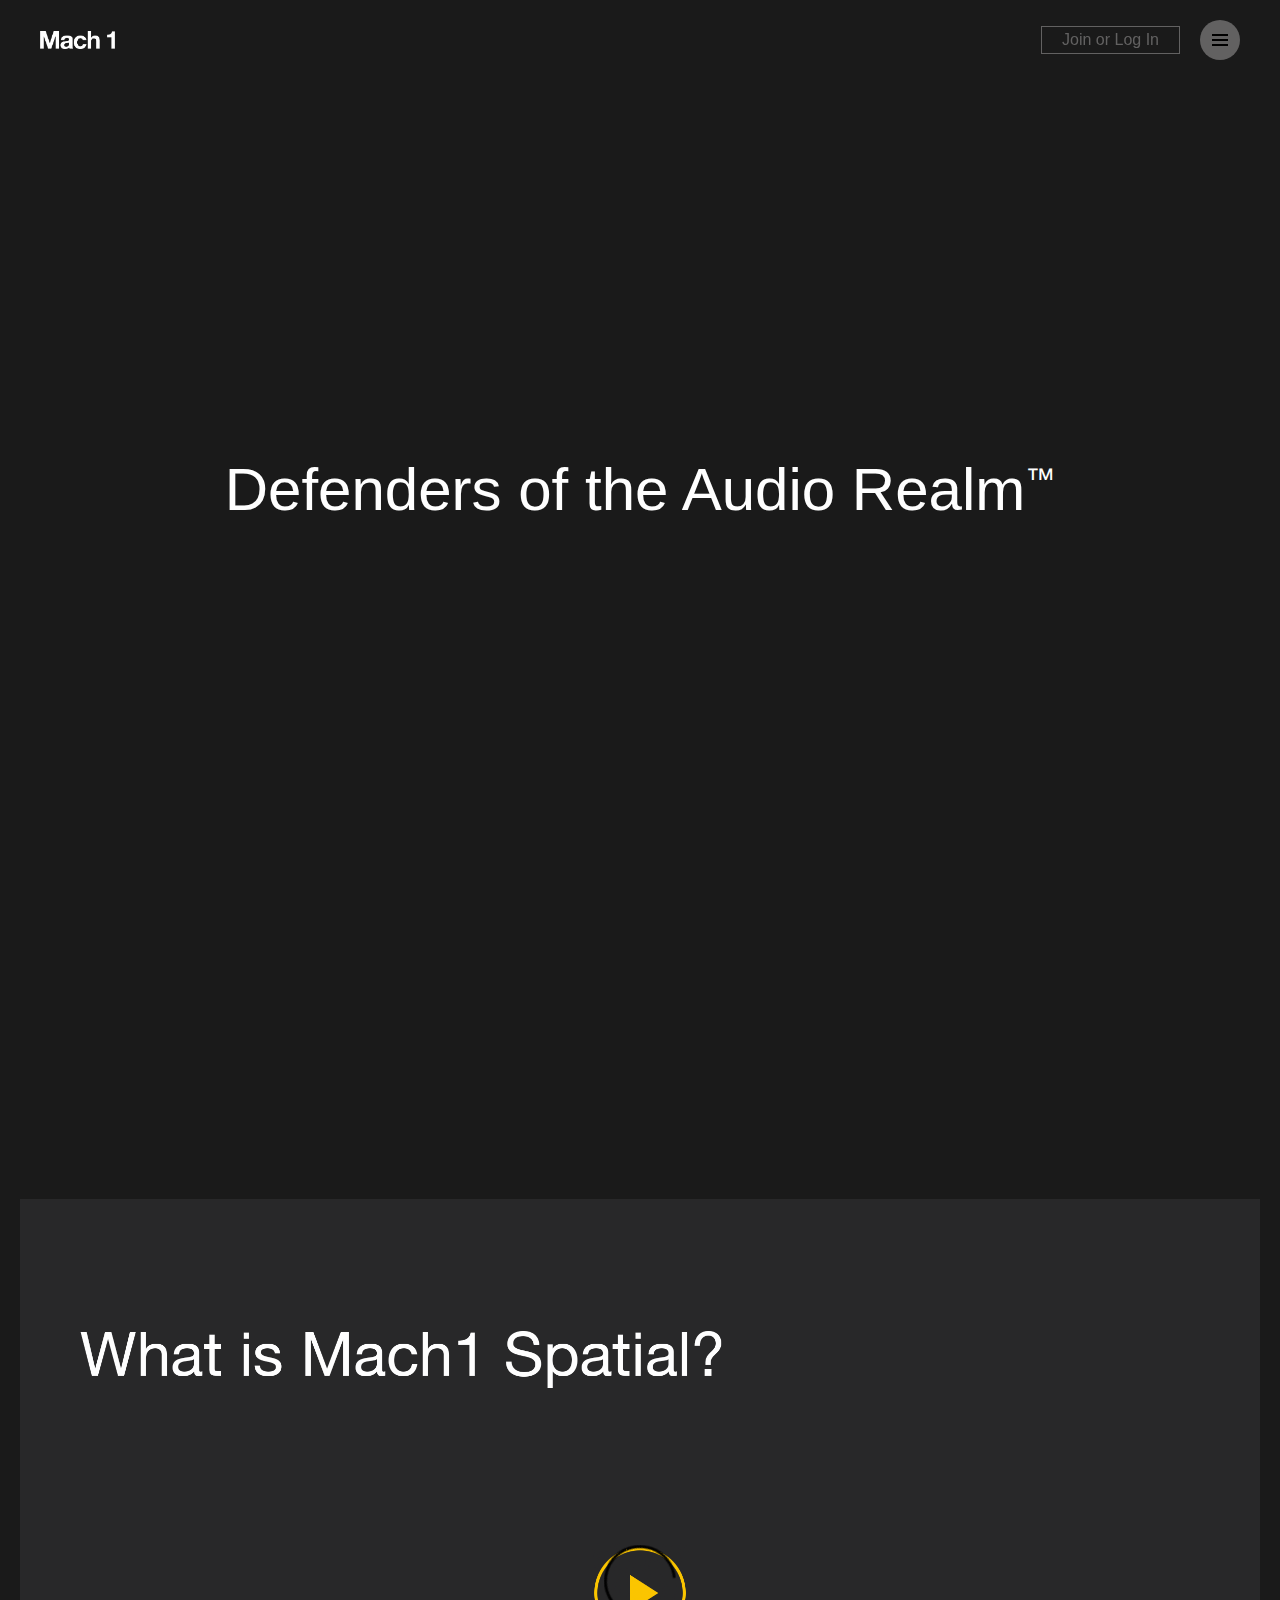
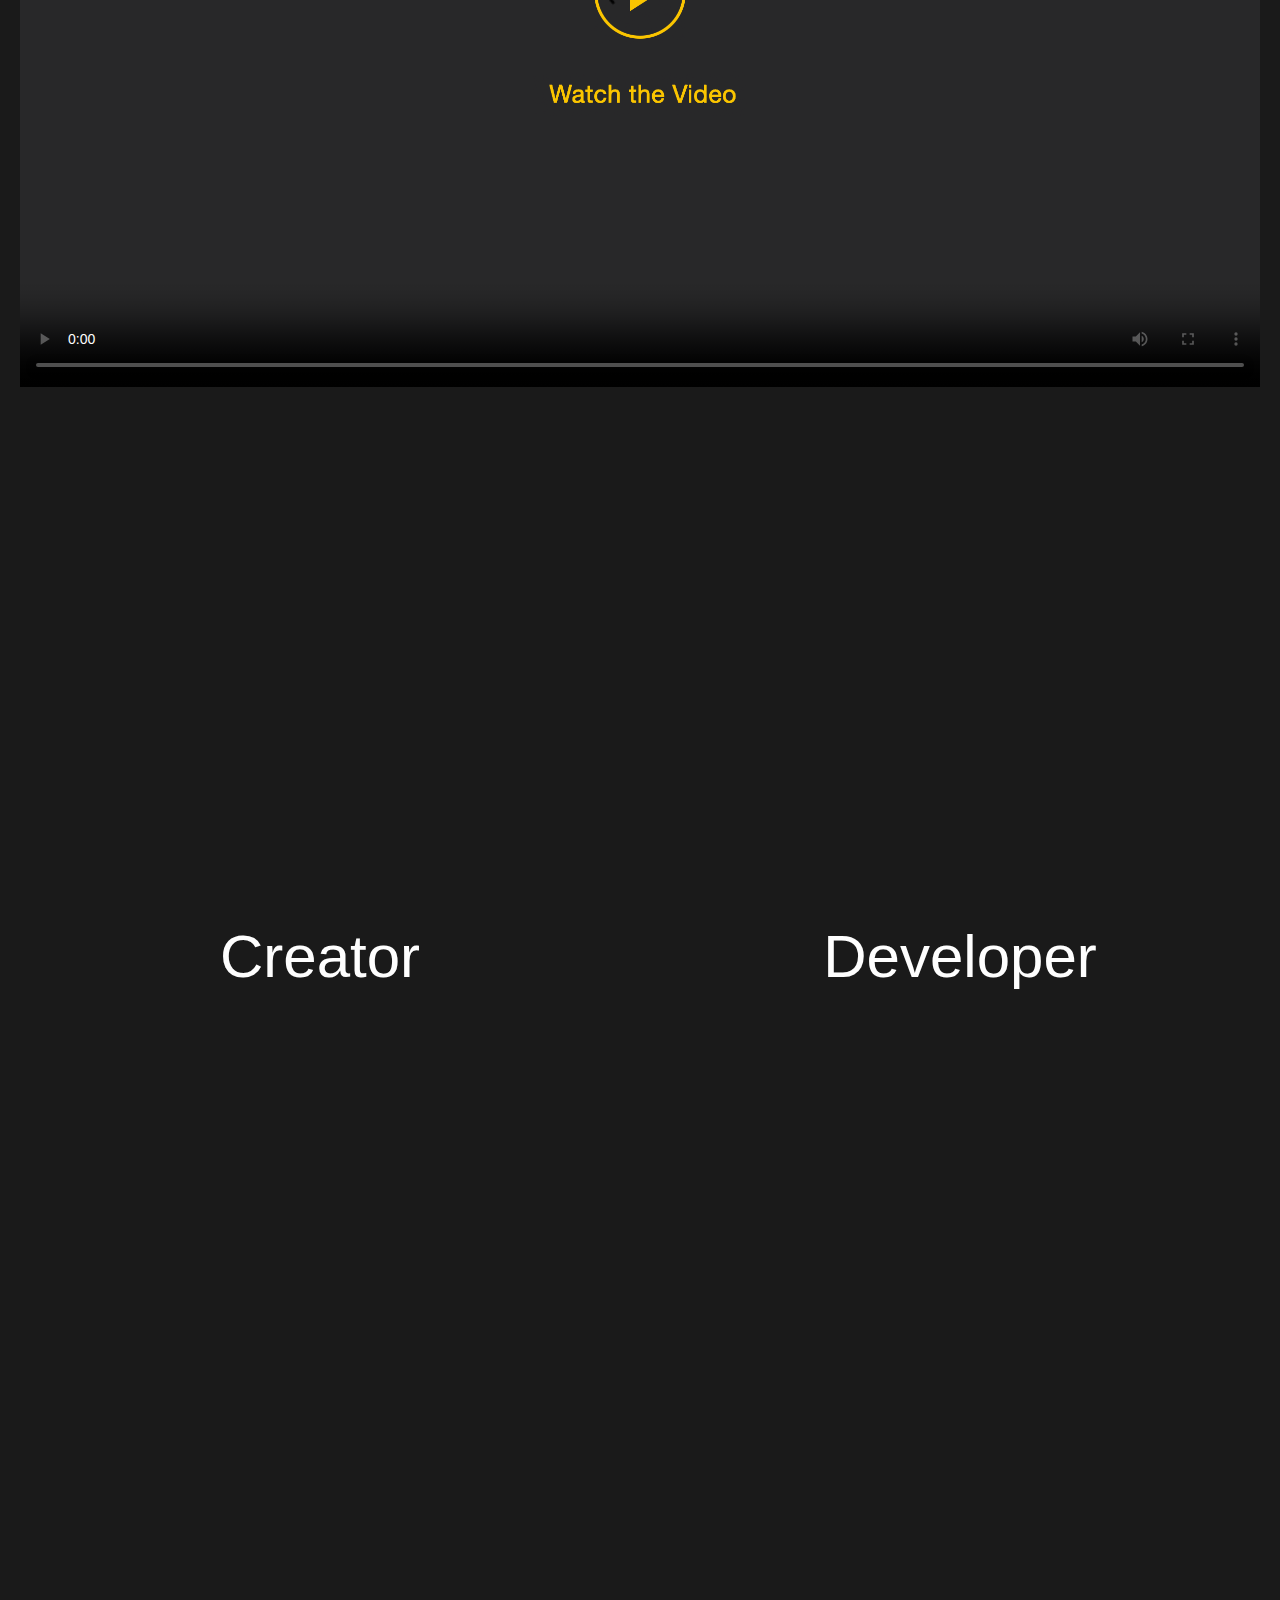
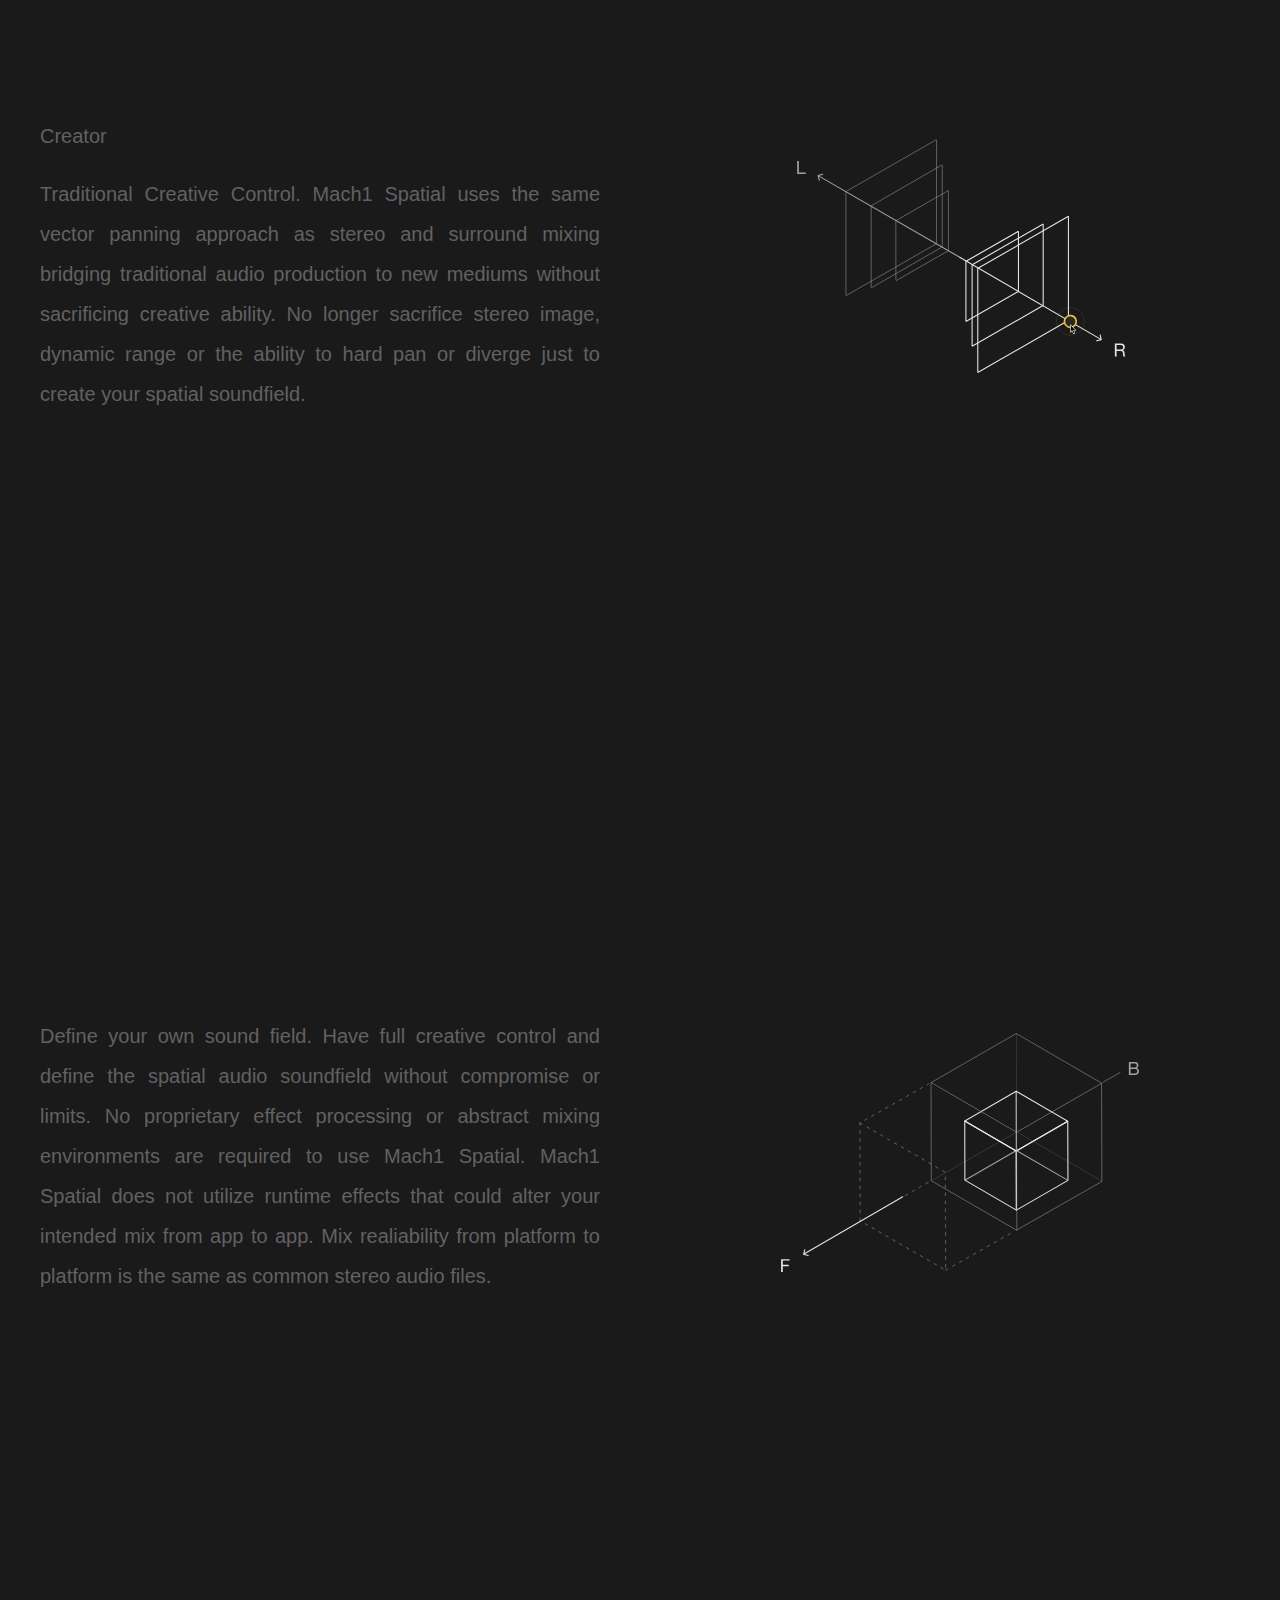
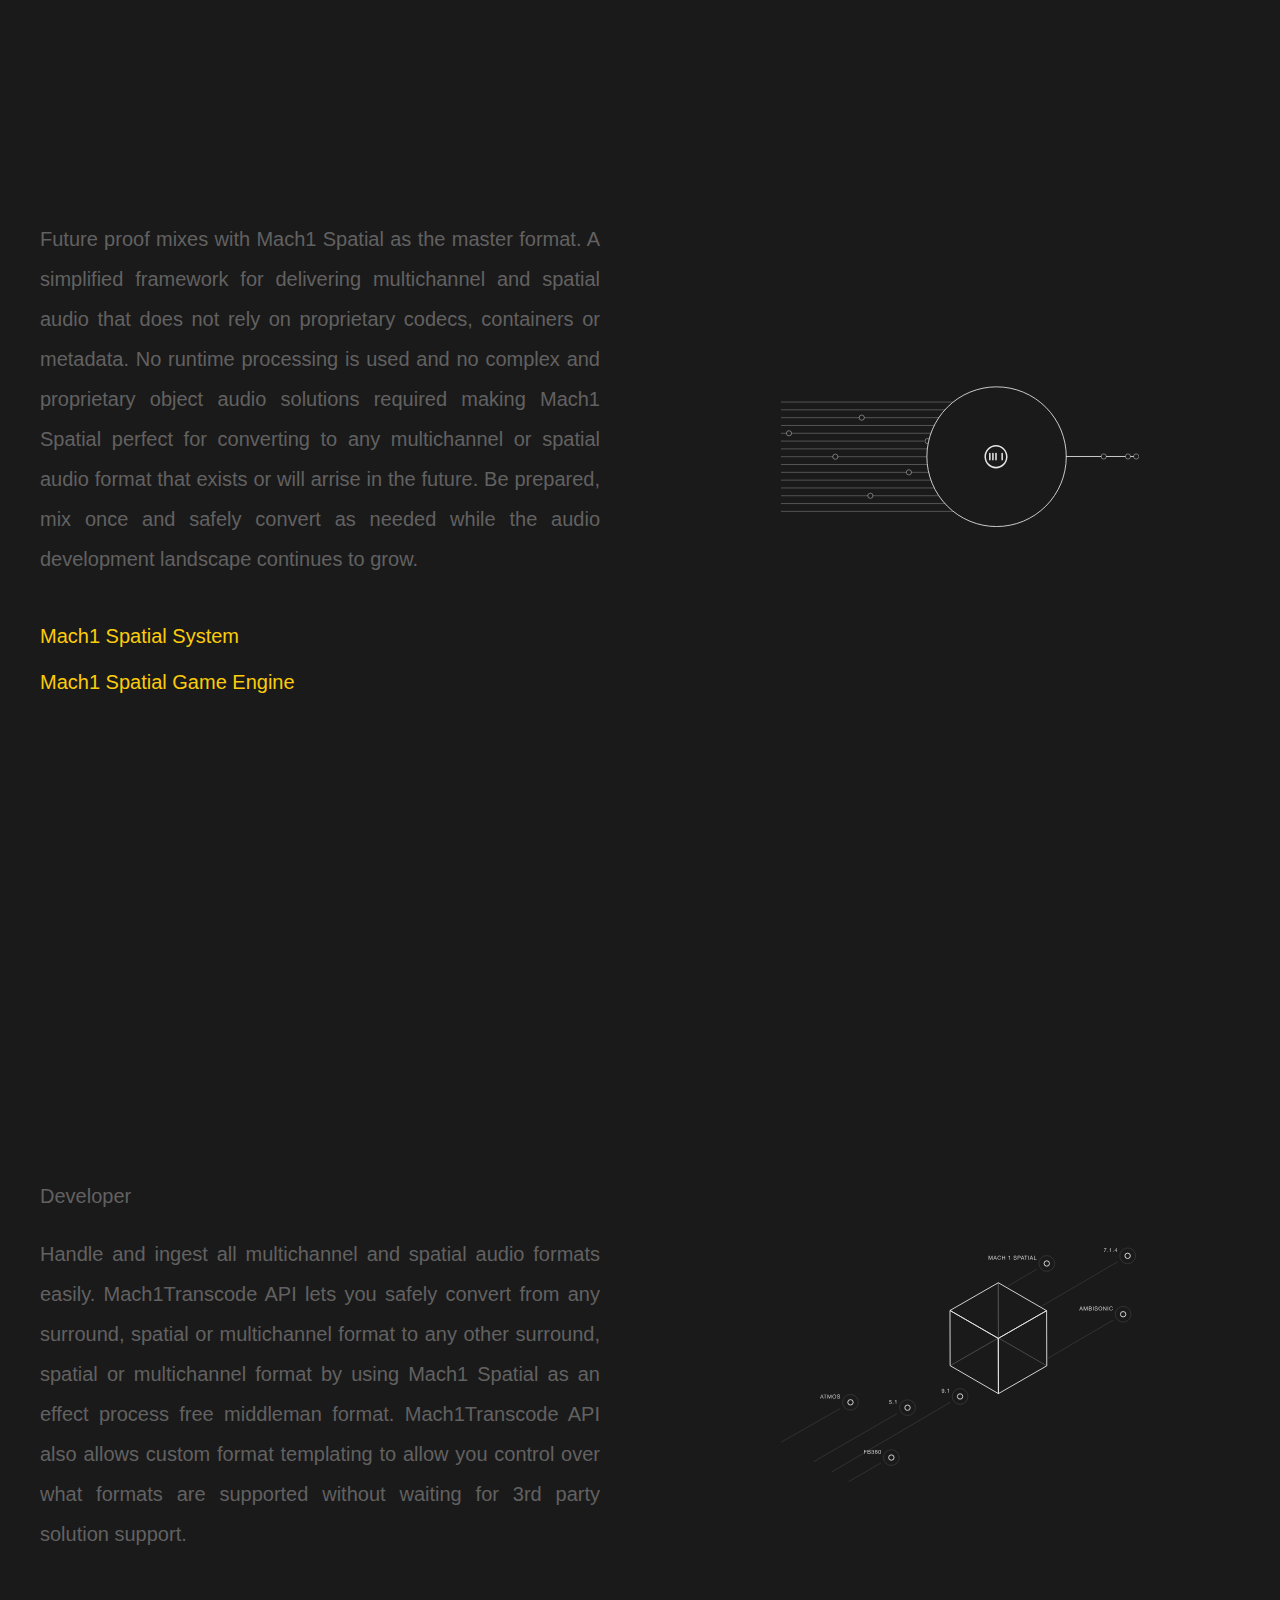
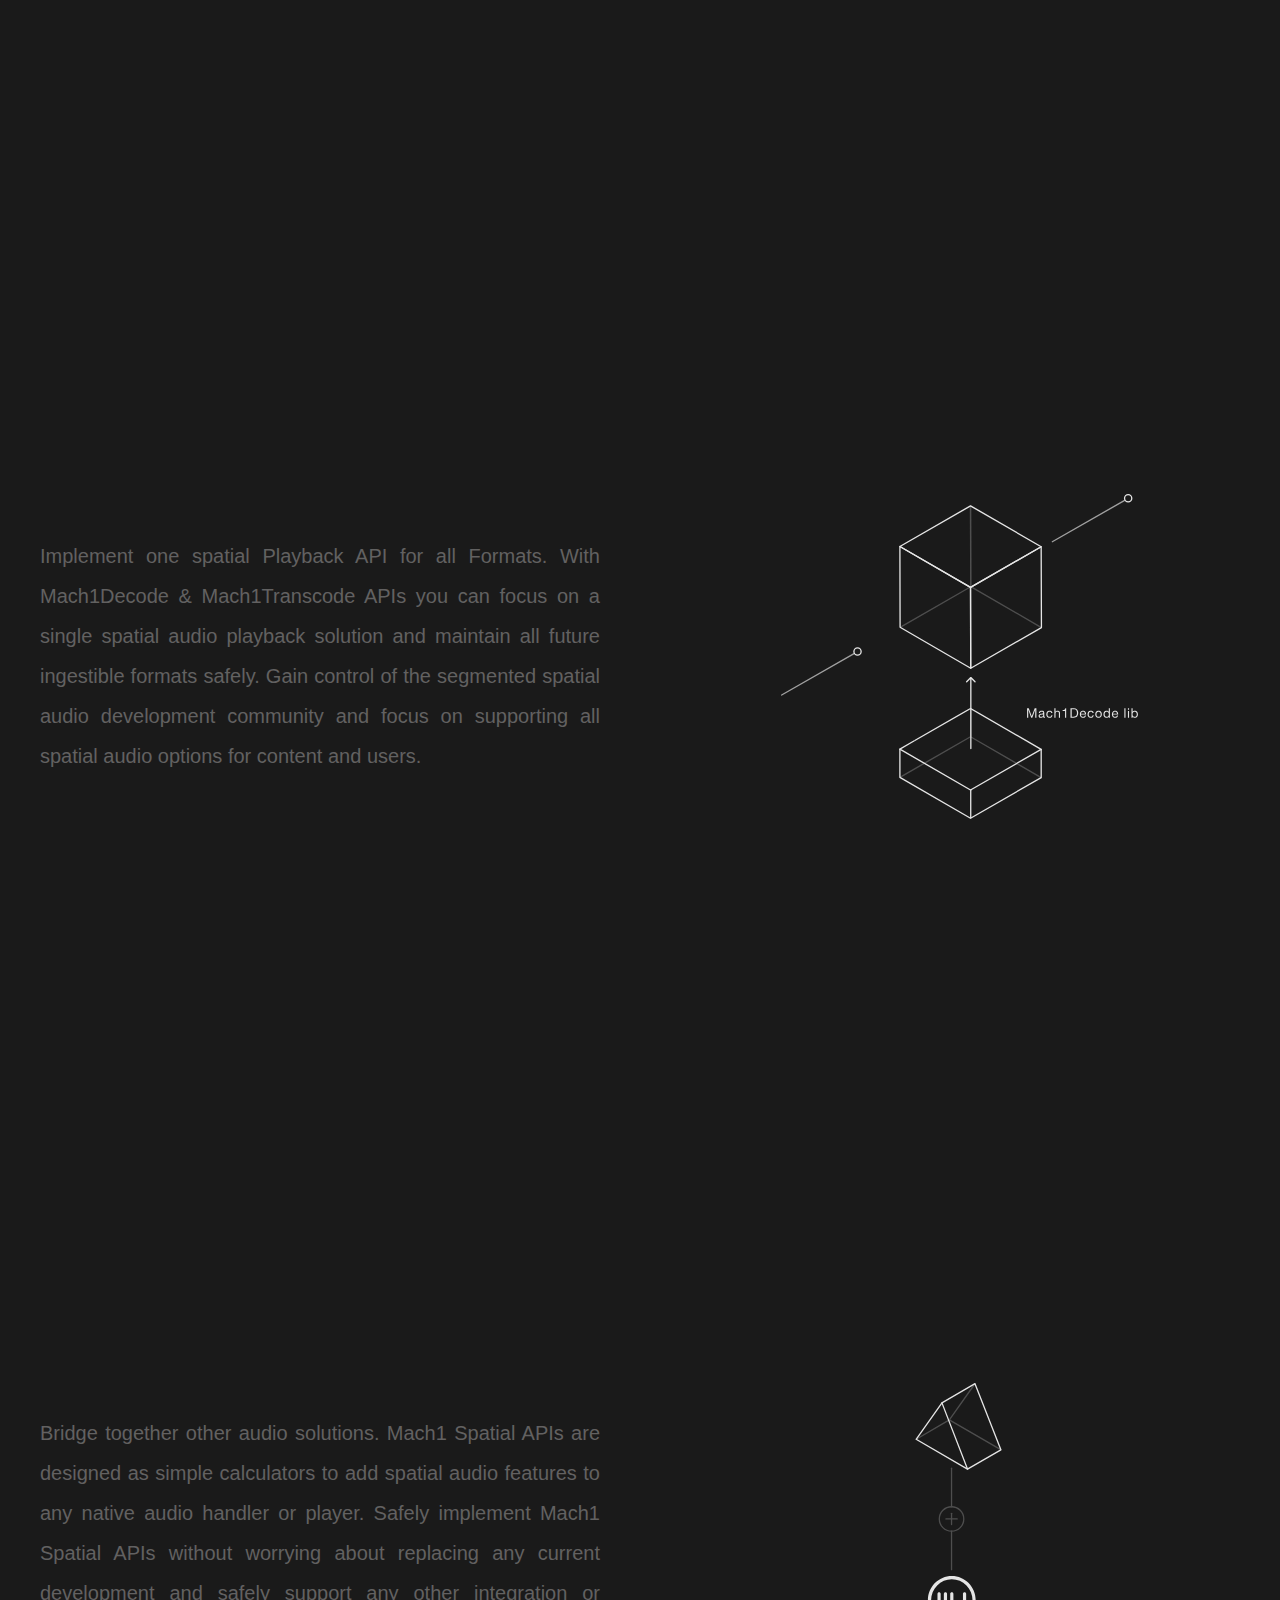
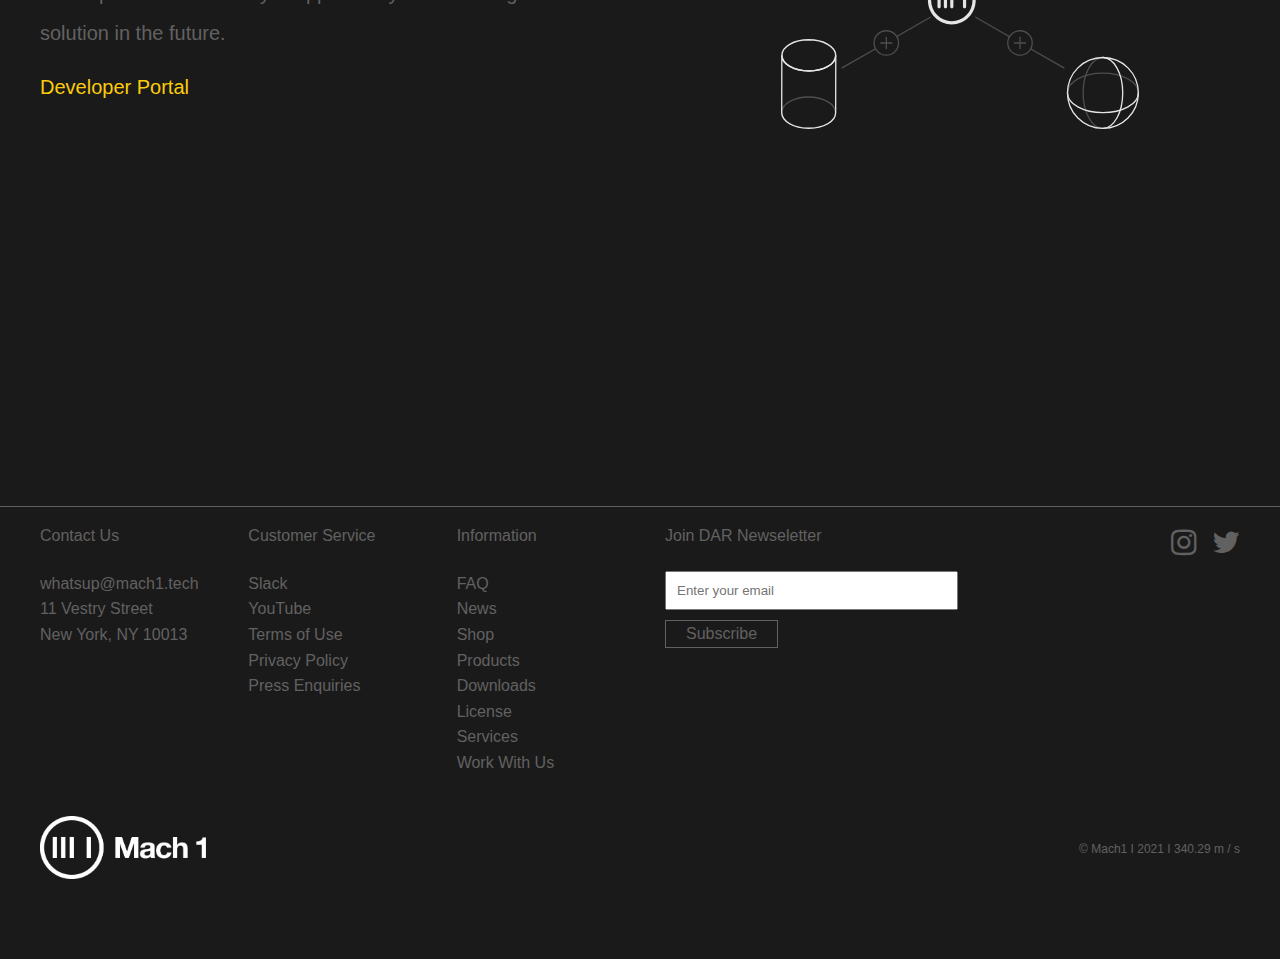
<file: index.html>
<head> 
  	<meta name="viewport" content="width=device-width,initial-scale=1.0">
  	<link rel="stylesheet" href="style.css">
    <link rel="stylesheet" href="https://cdnjs.cloudflare.com/ajax/libs/font-awesome/4.7.0/css/font-awesome.min.css">
</head>


<html>
  <body class="dark-theme">	

  <!-- NAVIGATION -->
  <header>
    <nav class="set-width">
      <div class="grid">
        <div class="logo">
          <img src="assets/MACH1_TEXT_EPS_WHT.png" alt="Mach 1">
        </div>
        <div class="nav-buttons">
          <!--Join or Log in Button-->
          <div id="join">
            <button class="action-btn" onclick="">Join or Log In</button>
          </div>
          <!--Hamburger-->
          <div id="hamburger">
            <div class="hamburger">
              <div class="inner-box">
                <div class="line"></div>
                <div class="line"></div>
                <div class="line"></div>
              </div>
            </div>
          </div>
        </div>
      </div>
    </nav>
  </header>


  <!-- MAIN CONTENT AREA -->
  <main class="set-width">
    
    <section class="flex-center vert-screen-center" id="dar">
      <h2>Defenders of the Audio Realm<sup style="font-size: 0.5em;">&trade;</sup></h2>
    </section>

    <!-- VIDEO -->
    <section class="flex-center" id="what-is-mach1-spatial">
      <video controls class="video" id="video" preload="metadata" poster="assets/poster.png"><source src="https://stage.mach1.tech/videos/v3introduction.h264.mp4" type="video/mp4"></source></video>
    </section>


    <!--WELCOME-->
    <section class="two" id="welcome">
        <a class="child flex-center creator" href="#mach1-for-creators"><h3>Creator</h3></a>
        <a class="child flex-center developer" href="#mach1-for-developers"><h3>Developer</h3></a>
    </section>



    <!-- CREATORS -->

    <section class="two" id="mach1-for-creators">
      <div class="child2 text-color">
          <h4>Creator</h4>
          <p>Traditional Creative Control. Mach1 Spatial uses the same vector panning approach as stereo and surround mixing bridging traditional audio production to new mediums without sacrificing creative ability. No longer sacrifice stereo image, dynamic range or the ability to hard pan or diverge just to create your spatial soundfield.
          </p>
      </div>
      <div class="child2 align-center">
        <img id="product-image" src="assets/creators-screen-01.svg" alt="Illustration: Traditional creative control">
      </div>
    </section>

    <section class="two" id="mach1-for-creators2">
      <div class="child2 text-color">
          <p>Define your own sound field. Have full creative control and define the spatial audio soundfield without compromise or limits. No proprietary effect processing or abstract mixing environments are required to use Mach1 Spatial. Mach1 Spatial does not utilize runtime effects that could alter your intended mix from app to app. Mix realiability from platform to platform is the same as common stereo audio files.</p>
      </div>
      <div class="child2 align-center">
        <img id="product-image" src="assets/creators-screen-02.svg" alt="Illustration: Define your own sound field">
      </div>
    </section>

     <section class="two" id="mach1-for-creators3">
      <div class="child2 text-color">
          <p>Future proof mixes with Mach1 Spatial as the master format. A simplified framework for delivering multichannel and spatial audio that does not rely on proprietary codecs, containers or metadata. No runtime processing is used and no complex and proprietary object audio solutions required making Mach1 Spatial perfect for converting to any multichannel or spatial audio format that exists or will arrise in the future. Be prepared, mix once and safely convert as needed while the audio development landscape continues to grow.</p><br><br>
          <a href="https://www.mach1.tech/spatial-system">Mach1 Spatial System</a><br><br>
          <a href="https://www.mach1.tech/download-spatialgameengine">Mach1 Spatial Game Engine</a>
      </div>
      <div class="child2 align-center">
        <img id="product-image" src="assets/creators-screen-03.svg" alt="Illustration: Future proof mixes with Mach1 Spatial as the master format">
      </div>
    </section>

    <!-- DEVELOPERS Updated -->

    <section class="two" id="mach1-for-developers">
      <div class="child2 text-color">
          <h4>Developer</h4>
          <p>Handle and ingest all multichannel and spatial audio formats easily. Mach1Transcode API lets you safely convert from any surround, spatial or multichannel format to any other surround, spatial or multichannel format by using Mach1 Spatial as an effect process free middleman format. Mach1Transcode API also allows custom format templating to allow you control over what formats are supported without waiting for 3rd party solution support. 
          </p>
      </div>
      <div class="child2 align-center">
        <img id="product-image" src="assets/developers-screen-01.svg" alt="Illustration: Handle and ingest all multichannel and spatial audio formats easily">
      </div>
    </section>

    <section class="two" id="mach1-for-developers">
      <div class="child2 text-color">
          <p>Implement one spatial Playback API for all Formats. With Mach1Decode & Mach1Transcode APIs you can focus on a single spatial audio playback solution and maintain all future ingestible formats safely. Gain control of the segmented spatial audio development community and focus on supporting all spatial audio options for content and users.</p>
      </div>
      <div class="child2 align-center">
        <img id="product-image" src="assets/developers-screen-02.svg" alt="Illustration: Implement one spatial Playback API for all Formats">
      </div>
    </section>

     <section class="two" id="mach1-for-developers">
      <div class="child2 text-color">
          <p>Bridge together other audio solutions. Mach1 Spatial APIs are designed as simple calculators to add spatial audio features to any native audio handler or player. Safely implement Mach1 Spatial APIs without worrying about replacing any current development and safely support any other integration or solution in the future.</p>
          <br>
          <a href="https://www.mach1.tech/developers">Developer Portal</a><br>
      </div>
      <div class="child2 align-center">
        <img id="product-image" src="assets/developers-screen-03.svg" alt="Illustration: Bridge together other audio solutions">
      </div>
    </section>


<!-- FOOTER -->
  <footer class="flex-center">
    <div class="grid">
      <div class="footer-column1">
        <div class="footer-heading">
          Contact Us
        </div>
        <div class="footer-links">
          <a href="">whatsup@mach1.tech</a>
          11 Vestry Street<br>New York, NY 10013
        </div>
      </div>

      <!--Customer Service-->
      <div class="footer-column2">
        <div class="footer-heading">
          Customer Service
        </div>
        <div class="footer-links">
          <a href="https://join.slack.com/t/spatialaudio/shared_invite/enQtNjk0ODE4NjQ4NjExLWQ5YWUyNWQ4NWEwMDEwZmJiNmI5MzBhYjM3OTE3NTYxYzdjZDE2YTlhZDI4OGY0ZjdkNmM1NzgxNjI5OGU4ZWE" target="_blank">Slack</a>
          <a href="">YouTube</a>
          <a href="">Terms of Use</a>
          <a href="">Privacy Policy</a>
          <a href="">Press Enquiries</a>
        </div>
      </div>

      <!--Information-->
      <div class="footer-column3">
        <div class="footer-heading">
          Information
        </div>
        <div class="footer-links">
          <a href="">FAQ</a>
          <a href="">News</a>
          <a href="">Shop</a>
          <a href="">Products</a>
          <a href="">Downloads</a>
          <a href="">License</a>
          <a href="">Services</a>
          <a href="">Work With Us</a>
        </div>
      </div>

      <!--Newseletter-->
      <div class="footer-column4">
        <div class="footer-heading">
          Join DAR Newseletter
        </div>
        <form id="form" action="">
          <input id="email" name="email" type="email" placeholder="Enter your email"><br>
          <button class="action-btn" onclick="">Subscribe</button>
        </form>
      </div>

      <!--Social Icons-->
      <div class="footer-column5">
        <div class="footer-icons">
          <a href=""><i class="fa fa-instagram" style="font-size:1.5em;" alt="Instagram Logo"></i></a>
          <a href=""><i class="fa fa-twitter" style="font-size:1.5em;" alt="Twitter Logo"></i></a>
        </div>
      </div>

      <div class="footer-column6">
        <img class="object-fit_contain" src="assets/MACH1_LOGO_LOCKUP_HORZ_EPS_WHT.png" alt="Mach 1">
      </div>

      <div class="footer-column7">
        <div class="copyright">© Mach1 I 2021 I 340.29 m / s</div>
      </div>




    </div>
  </footer>

<!--WHAT'S UP?
    <div id="secret" class="flex-center">
      <h2 class="upsidedown">What's Up?</h2>
    </div>
-->
  </main>
  </body>      
</html>

<!-- 


      

-->
</file>
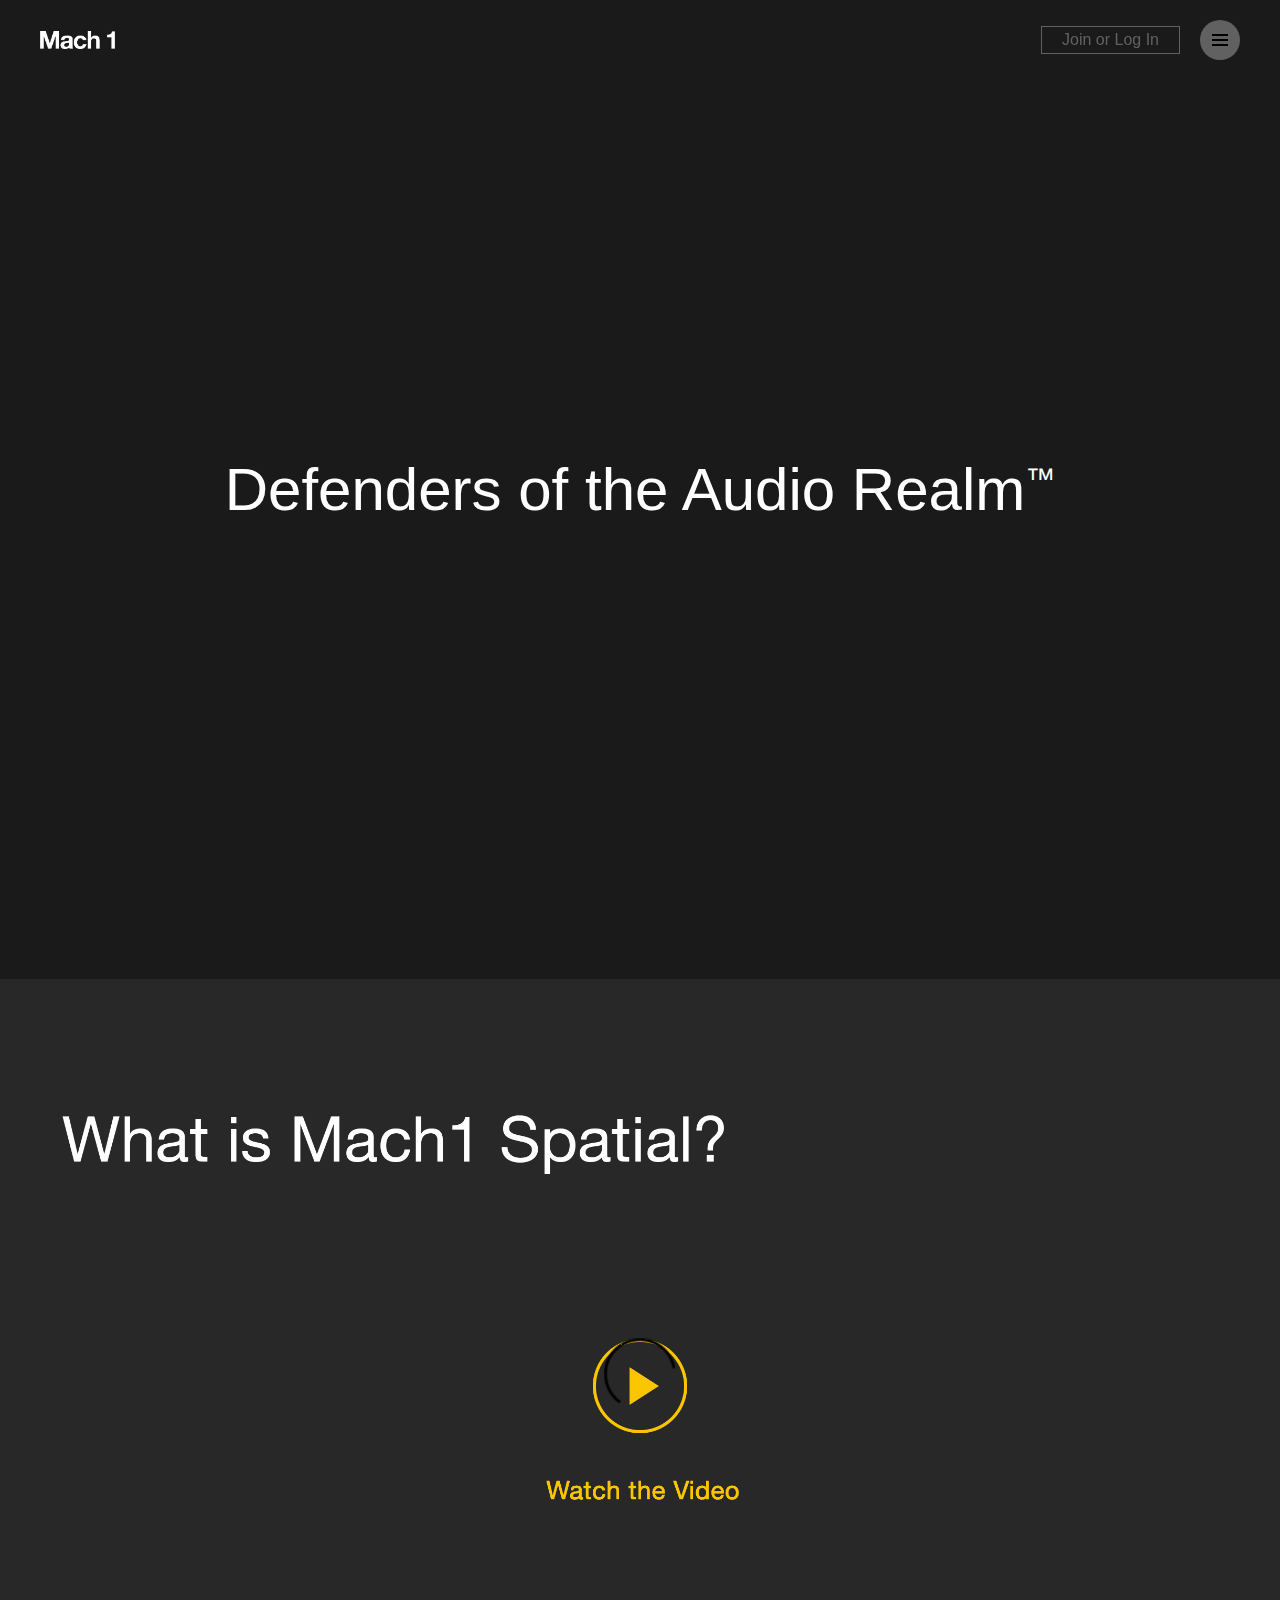
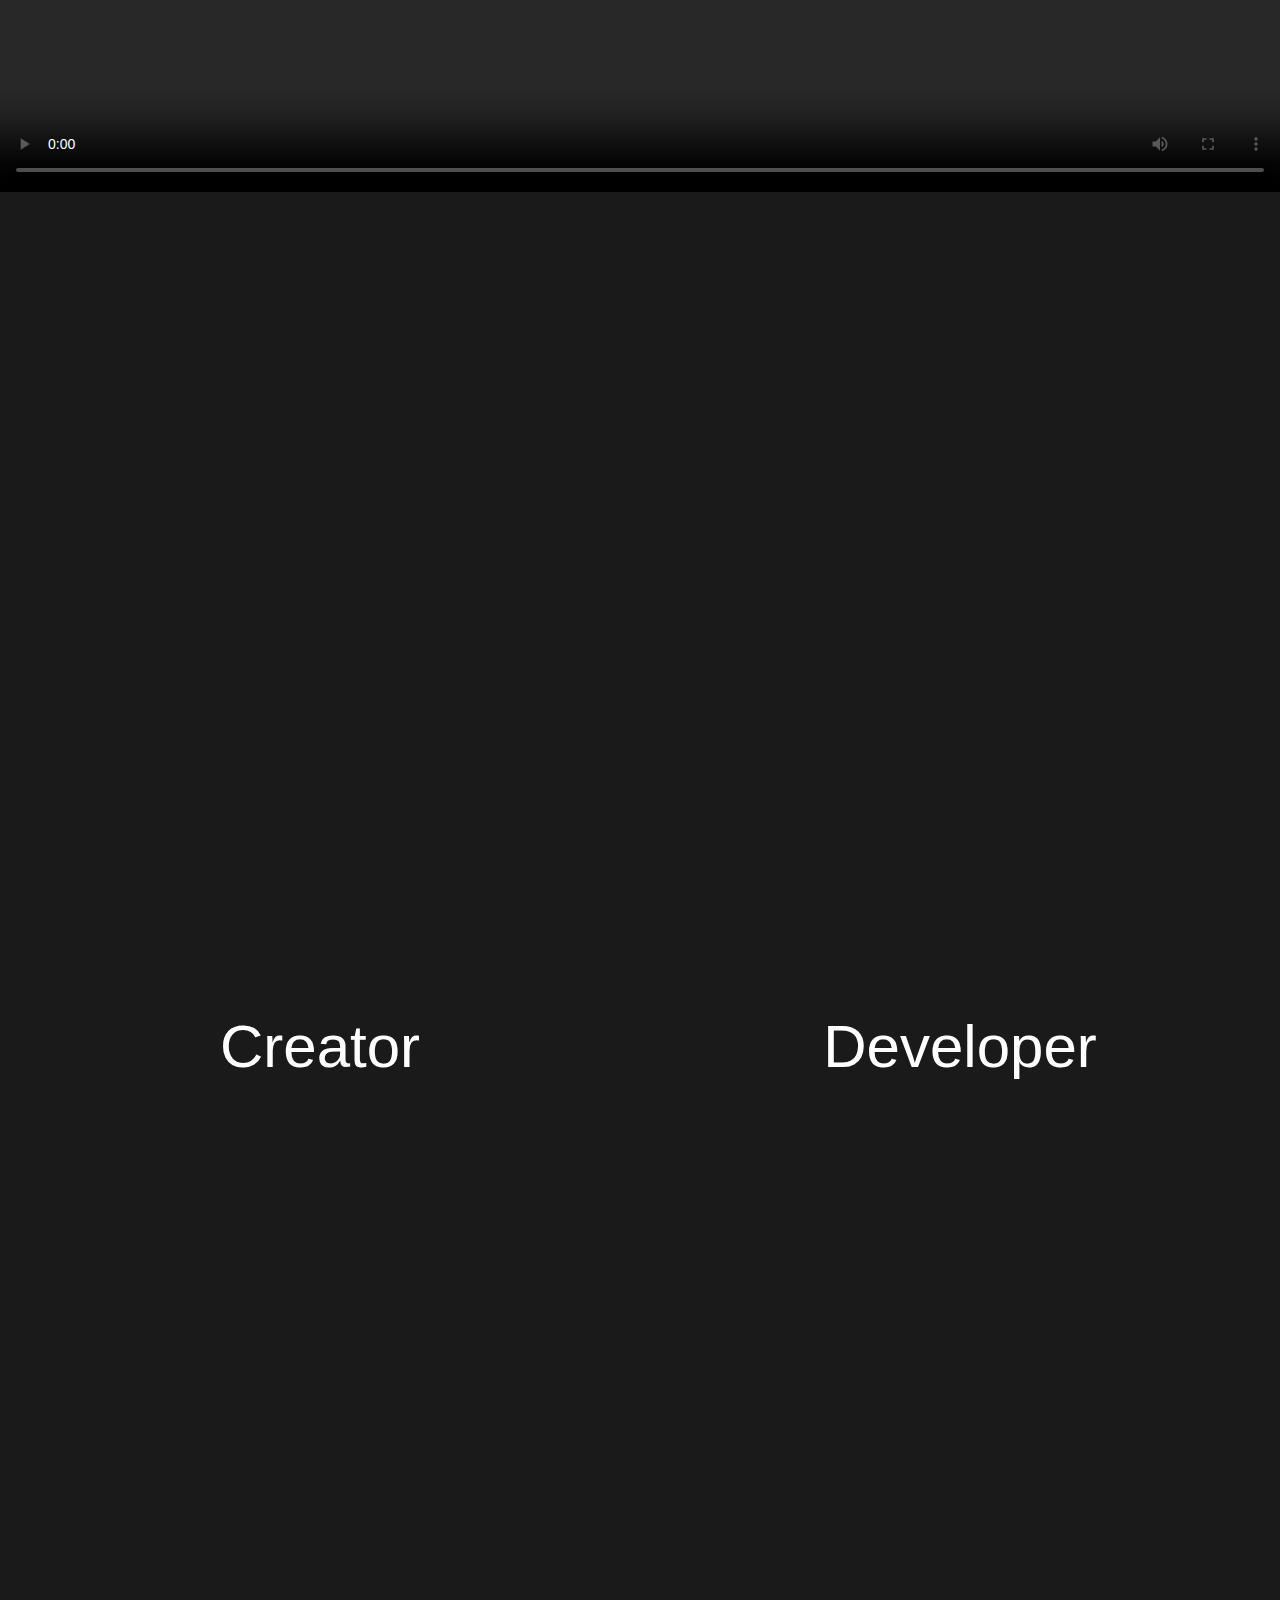
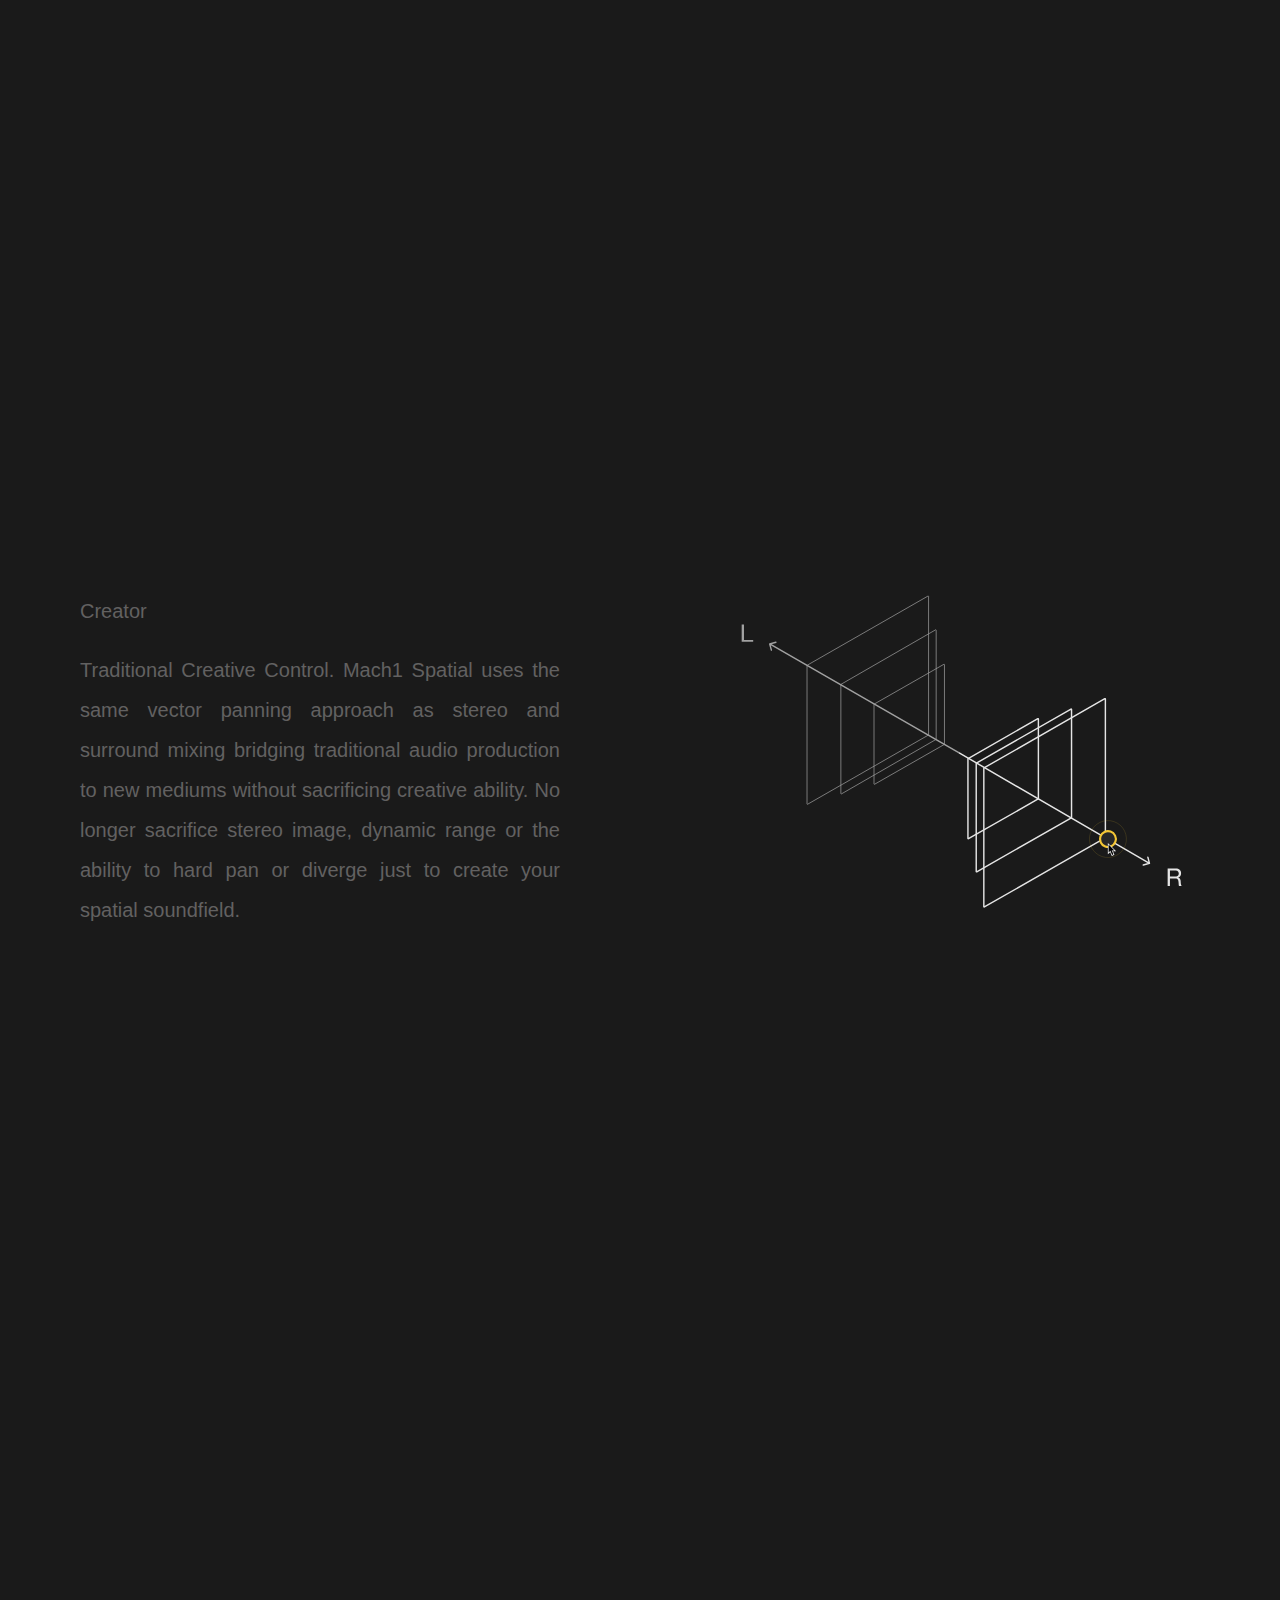
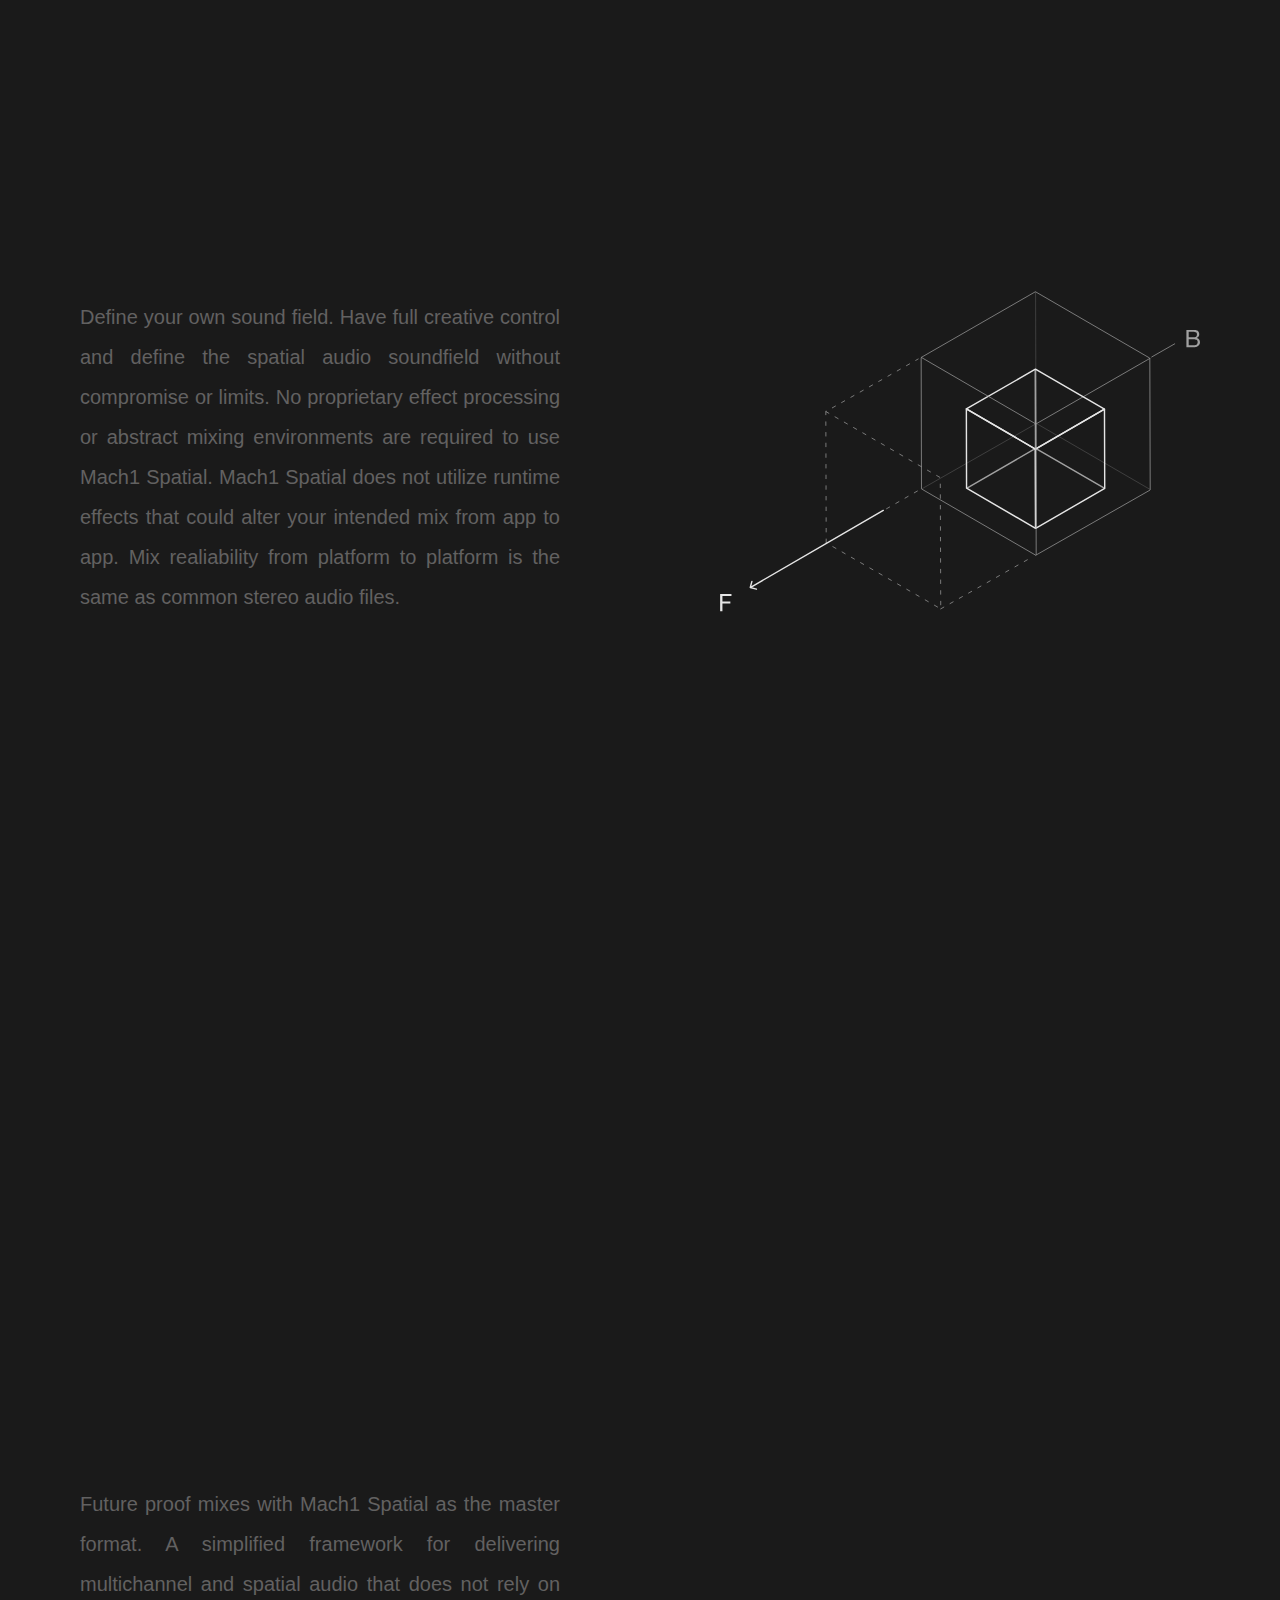
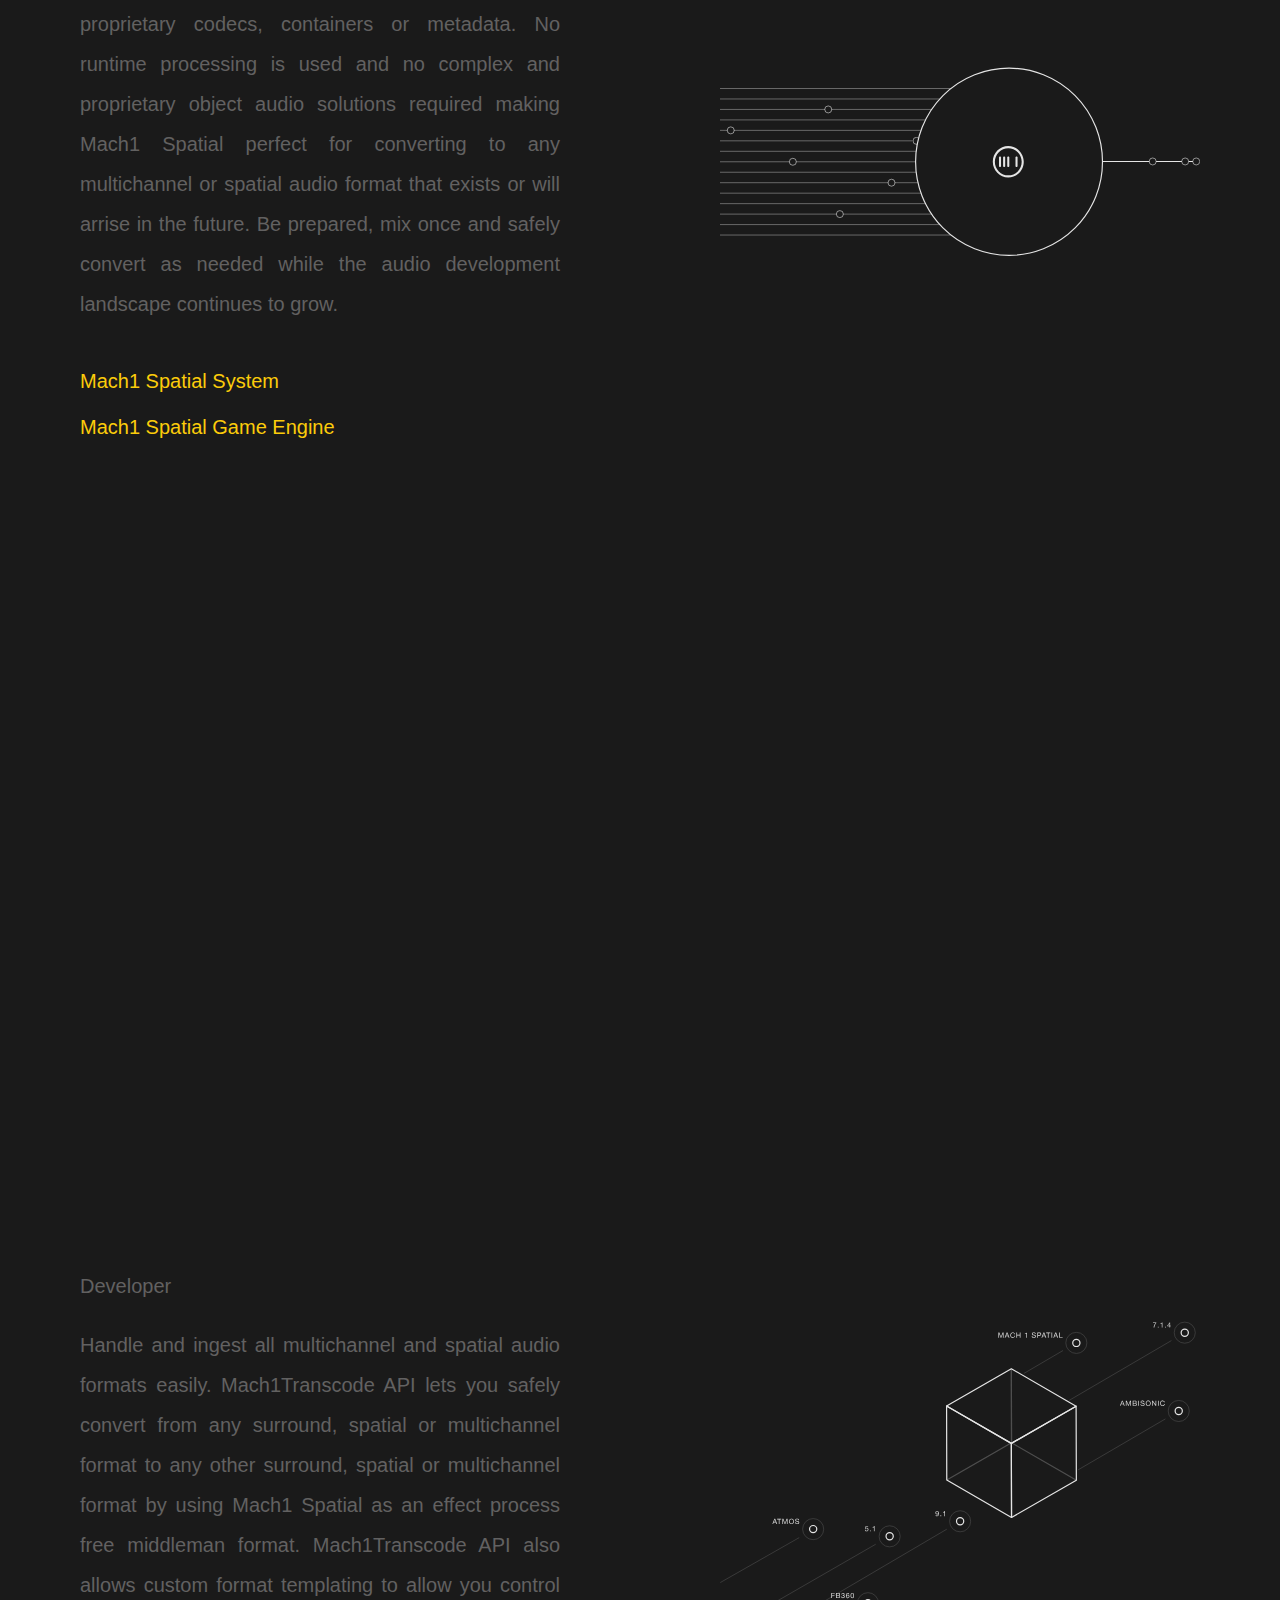
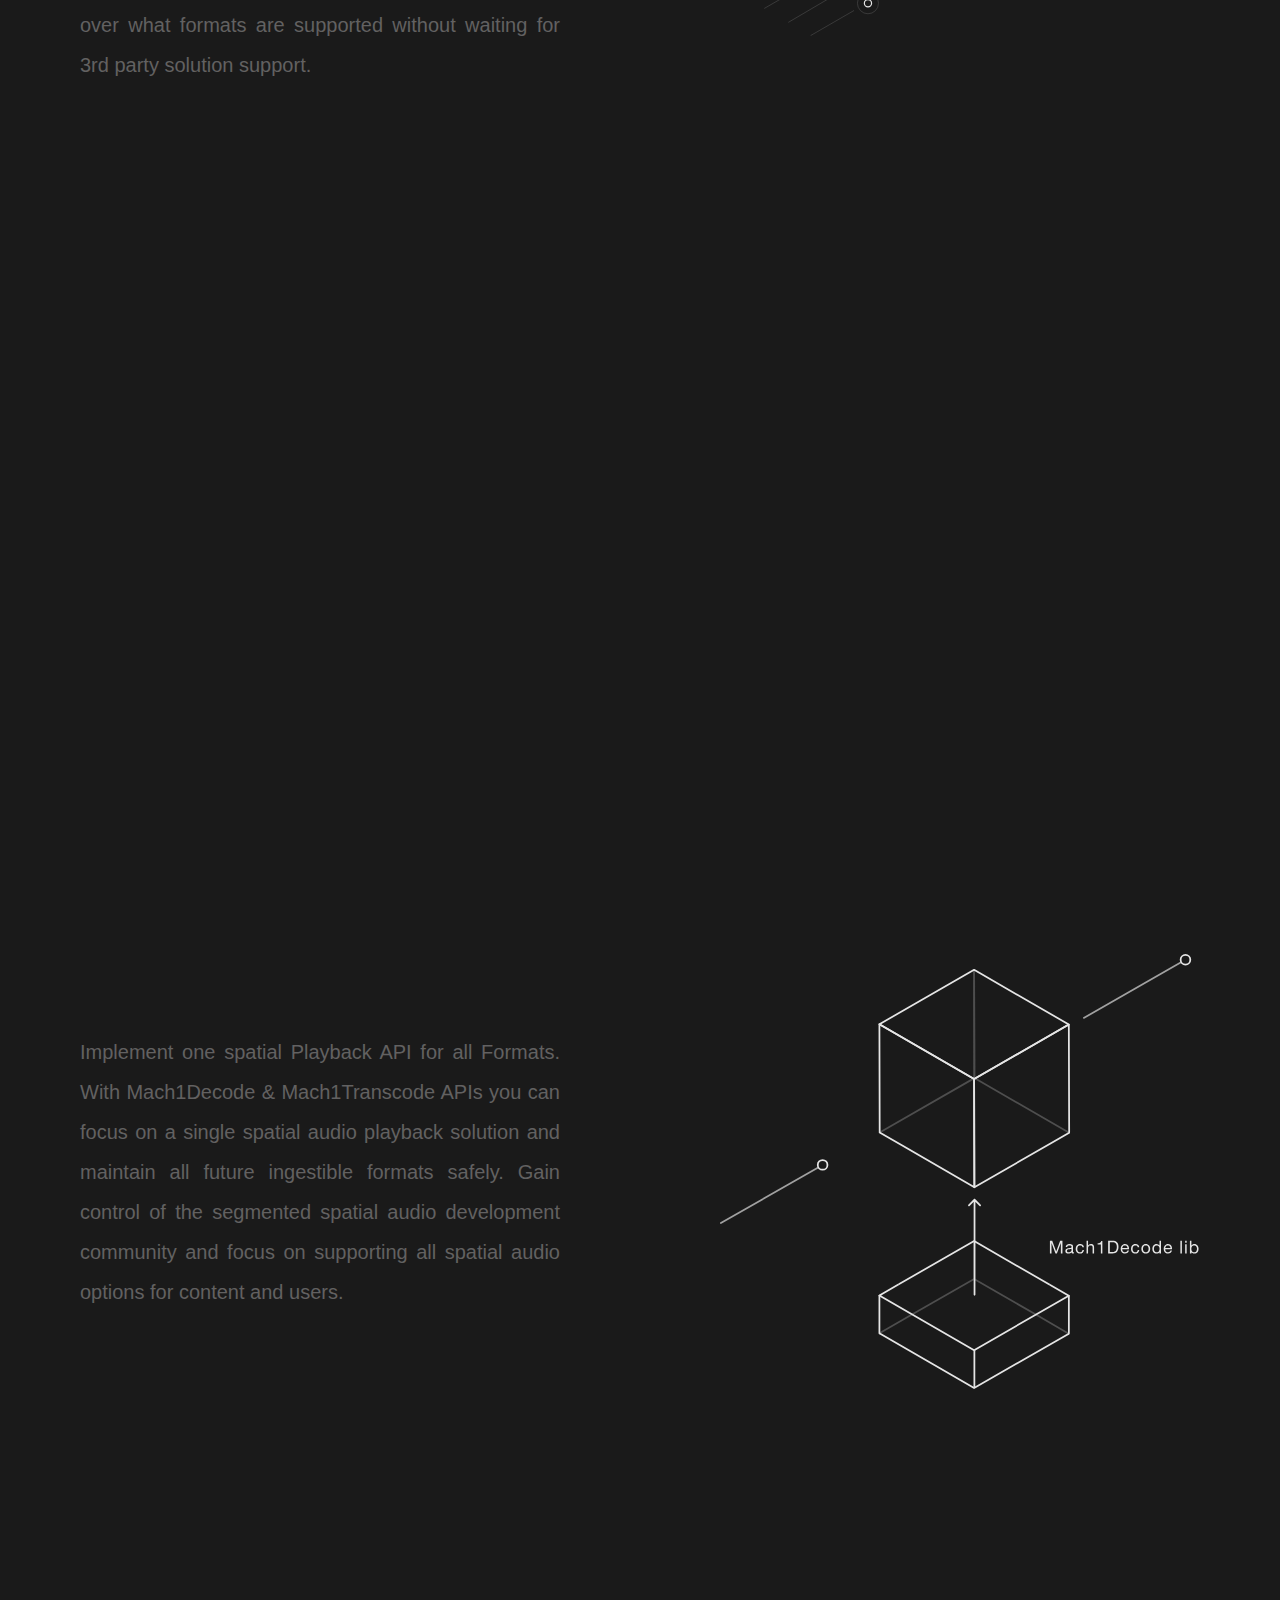
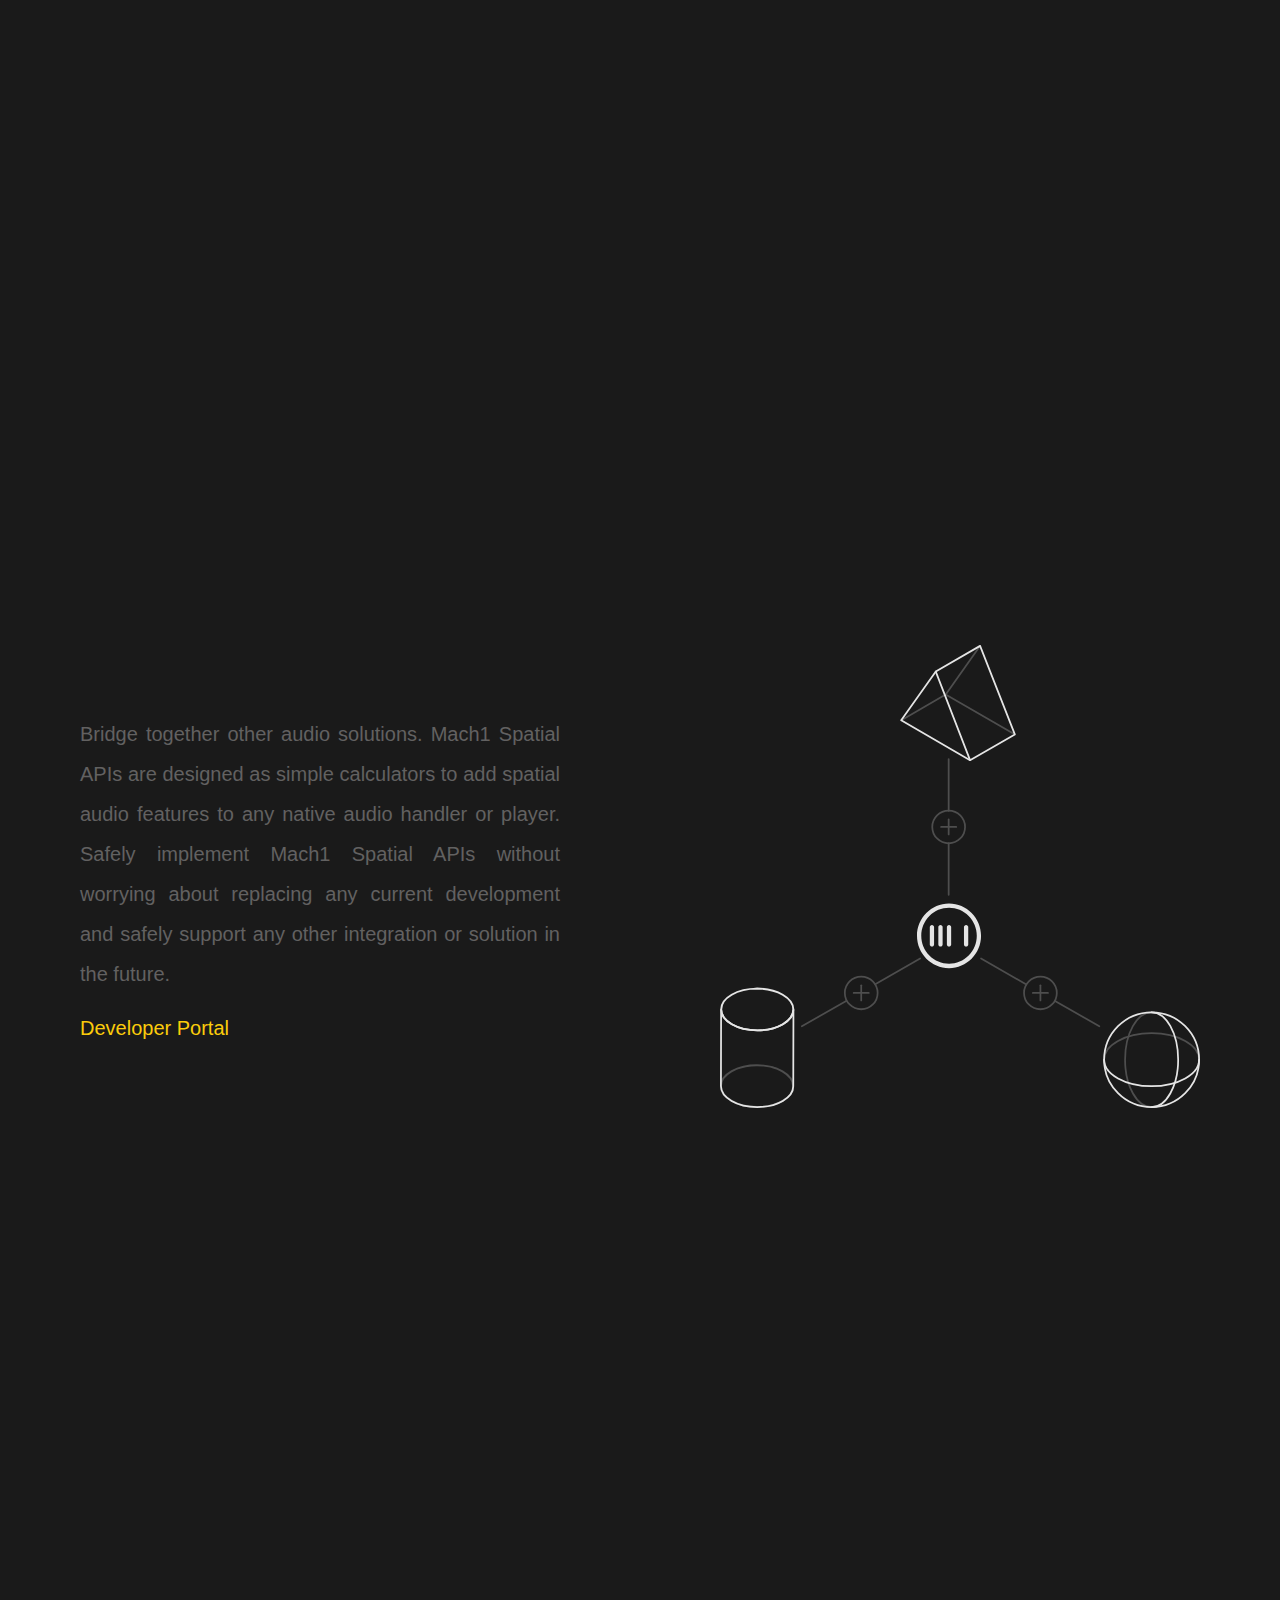
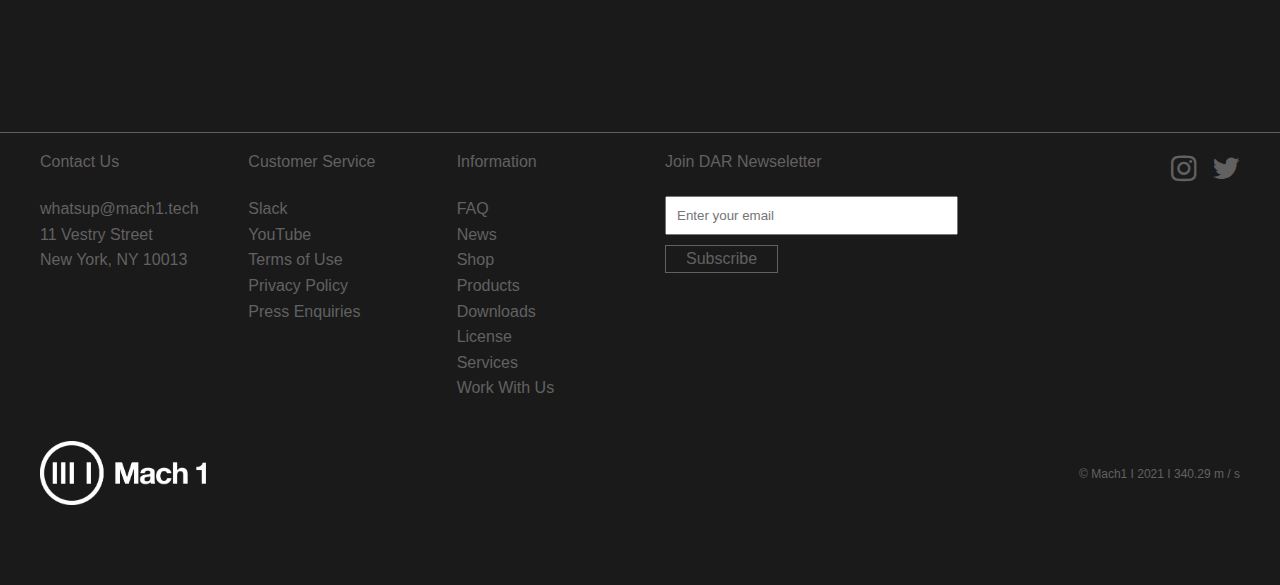
<file: index2.html>
<head> 
  	<meta name="viewport" content="width=device-width,initial-scale=1.0">
  	<link rel="stylesheet" href="style2.css">
    <link rel="stylesheet" href="https://cdnjs.cloudflare.com/ajax/libs/font-awesome/4.7.0/css/font-awesome.min.css">
</head>


<html>
  <body class="dark-theme">	

  <!-- NAVIGATION -->
  <header>
    <nav class="set-width">
      <div class="grid">
        <div class="logo">
          <img src="assets/MACH1_TEXT_EPS_WHT.png" alt="Mach 1">
        </div>
        <div class="nav-buttons">
          <!--Join or Log in Button-->
          <div id="join">
            <button class="action-btn" onclick="">Join or Log In</button>
          </div>
          <!--Hamburger-->
          <div id="hamburger">
            <div class="hamburger">
              <div class="inner-box">
                <div class="line"></div>
                <div class="line"></div>
                <div class="line"></div>
              </div>
            </div>
          </div>
        </div>
      </div>
    </nav>
  </header>


  <!-- MAIN CONTENT AREA -->
  <main class="set-width">
    
    <section class="flex-center" id="dar">
      <h2>Defenders of the Audio Realm<sup style="font-size: 0.5em;">&trade;</sup></h2>
    </section>

    <!-- VIDEO -->
    <section class="flex-center" id="what-is-mach1-spatial">
      <video controls class="video" id="video" preload="metadata" poster="assets/poster.png"><source src="https://stage.mach1.tech/videos/v3introduction.h264.mp4" type="video/mp4"></source></video>
    </section>


    <!--WELCOME-->
    <section class="two" id="welcome">
        <a class="child flex-center creator" href="#mach1-for-creators"><h3>Creator</h3></a>
        <a class="child flex-center developer" href="#mach1-for-developers"><h3>Developer</h3></a>
    </section>



    <!-- CREATORS -->

    <section class="two" id="mach1-for-creators">
      <div class="child2 text-color">
          <h4>Creator</h4>
          <p>Traditional Creative Control. Mach1 Spatial uses the same vector panning approach as stereo and surround mixing bridging traditional audio production to new mediums without sacrificing creative ability. No longer sacrifice stereo image, dynamic range or the ability to hard pan or diverge just to create your spatial soundfield.
          </p>
      </div>
      <div class="child2 align-center">
        <img id="product-image" src="assets/creators-screen-01.svg" alt="Illustration: Traditional creative control">
      </div>
    </section>

    <section class="two" id="mach1-for-creators2">
      <div class="child2 text-color">
          <p>Define your own sound field. Have full creative control and define the spatial audio soundfield without compromise or limits. No proprietary effect processing or abstract mixing environments are required to use Mach1 Spatial. Mach1 Spatial does not utilize runtime effects that could alter your intended mix from app to app. Mix realiability from platform to platform is the same as common stereo audio files.</p>
      </div>
      <div class="child2 align-center">
        <img id="product-image" src="assets/creators-screen-02.svg" alt="Illustration: Define your own sound field">
      </div>
    </section>

     <section class="two" id="mach1-for-creators3">
      <div class="child2 text-color">
          <p>Future proof mixes with Mach1 Spatial as the master format. A simplified framework for delivering multichannel and spatial audio that does not rely on proprietary codecs, containers or metadata. No runtime processing is used and no complex and proprietary object audio solutions required making Mach1 Spatial perfect for converting to any multichannel or spatial audio format that exists or will arrise in the future. Be prepared, mix once and safely convert as needed while the audio development landscape continues to grow.</p><br><br>
          <a href="https://www.mach1.tech/spatial-system">Mach1 Spatial System</a><br><br>
          <a href="https://www.mach1.tech/download-spatialgameengine">Mach1 Spatial Game Engine</a>
      </div>
      <div class="child2 align-center">
        <img id="product-image" src="assets/creators-screen-03.svg" alt="Illustration: Future proof mixes with Mach1 Spatial as the master format">
      </div>
    </section>

    <!-- DEVELOPERS Updated -->

    <section class="two" id="mach1-for-developers">
      <div class="child2 text-color">
          <h4>Developer</h4>
          <p>Handle and ingest all multichannel and spatial audio formats easily. Mach1Transcode API lets you safely convert from any surround, spatial or multichannel format to any other surround, spatial or multichannel format by using Mach1 Spatial as an effect process free middleman format. Mach1Transcode API also allows custom format templating to allow you control over what formats are supported without waiting for 3rd party solution support. 
          </p>
      </div>
      <div class="child2 align-center">
        <img id="product-image" src="assets/developers-screen-01.svg" alt="Illustration: Handle and ingest all multichannel and spatial audio formats easily">
      </div>
    </section>

    <section class="two" id="mach1-for-developers">
      <div class="child2 text-color">
          <p>Implement one spatial Playback API for all Formats. With Mach1Decode & Mach1Transcode APIs you can focus on a single spatial audio playback solution and maintain all future ingestible formats safely. Gain control of the segmented spatial audio development community and focus on supporting all spatial audio options for content and users.</p>
      </div>
      <div class="child2 align-center">
        <img id="product-image" src="assets/developers-screen-02.svg" alt="Illustration: Implement one spatial Playback API for all Formats">
      </div>
    </section>

     <section class="two" id="mach1-for-developers">
      <div class="child2 text-color">
          <p>Bridge together other audio solutions. Mach1 Spatial APIs are designed as simple calculators to add spatial audio features to any native audio handler or player. Safely implement Mach1 Spatial APIs without worrying about replacing any current development and safely support any other integration or solution in the future.</p>
          <br>
          <a href="https://www.mach1.tech/developers">Developer Portal</a><br>
      </div>
      <div class="child2 align-center">
        <img id="product-image" src="assets/developers-screen-03.svg" alt="Illustration: Bridge together other audio solutions">
      </div>
    </section>


<!-- FOOTER -->
  <footer class="flex-center">
    <div class="grid">
      <div class="footer-column1">
        <div class="footer-heading">
          Contact Us
        </div>
        <div class="footer-links">
          <a href="">whatsup@mach1.tech</a>
          11 Vestry Street<br>New York, NY 10013
        </div>
      </div>

      <!--Customer Service-->
      <div class="footer-column2">
        <div class="footer-heading">
          Customer Service
        </div>
        <div class="footer-links">
          <a href="https://join.slack.com/t/spatialaudio/shared_invite/enQtNjk0ODE4NjQ4NjExLWQ5YWUyNWQ4NWEwMDEwZmJiNmI5MzBhYjM3OTE3NTYxYzdjZDE2YTlhZDI4OGY0ZjdkNmM1NzgxNjI5OGU4ZWE" target="_blank">Slack</a>
          <a href="">YouTube</a>
          <a href="">Terms of Use</a>
          <a href="">Privacy Policy</a>
          <a href="">Press Enquiries</a>
        </div>
      </div>

      <!--Information-->
      <div class="footer-column3">
        <div class="footer-heading">
          Information
        </div>
        <div class="footer-links">
          <a href="">FAQ</a>
          <a href="">News</a>
          <a href="">Shop</a>
          <a href="">Products</a>
          <a href="">Downloads</a>
          <a href="">License</a>
          <a href="">Services</a>
          <a href="">Work With Us</a>
        </div>
      </div>

      <!--Newseletter-->
      <div class="footer-column4">
        <div class="footer-heading">
          Join DAR Newseletter
        </div>
        <form id="form" action="">
          <input id="email" name="email" type="email" placeholder="Enter your email"><br>
          <button class="action-btn" onclick="">Subscribe</button>
        </form>
      </div>

      <!--Social Icons-->
      <div class="footer-column5">
        <div class="footer-icons">
          <a href=""><i class="fa fa-instagram" style="font-size:1.5em;" alt="Instagram Logo"></i></a>
          <a href=""><i class="fa fa-twitter" style="font-size:1.5em;" alt="Twitter Logo"></i></a>
        </div>
      </div>

      <div class="footer-column6">
        <img class="object-fit_contain" src="assets/MACH1_LOGO_LOCKUP_HORZ_EPS_WHT.png" alt="Mach 1">
      </div>

      <div class="footer-column7">
        <div class="copyright">© Mach1 I 2021 I 340.29 m / s</div>
      </div>




    </div>
  </footer>

<!--WHAT'S UP?
    <div id="secret" class="flex-center">
      <h2 class="upsidedown">What's Up?</h2>
    </div>
-->
  </main>
  </body>      
</html>

<!-- 


      

-->
</file>
<file: style.css>
@import url('https://fonts.googleapis.com/icon?family=Material+Icons');

* {
  font-family: "Helvetica Neue", Helvetica, Arial, sans-serif;
  box-sizing: border-box;
  cursor: default;
  scroll-behavior: smooth;

  --yellow: #FCCC0A;
  --dark-grey: #1A1A1A;
  --light-grey: #626161;
  --white: #FEFEFE;

}

html {
  font-size: 20px;
}

body {
  margin: 0px;
  padding: 0px;
}

.dark-theme {
  background-color: var(--dark-grey);
}


.set-width {
  width: 100%;
  max-width: 1400px;
  margin: auto;
}

.grid {
  display: grid;
  grid-template-columns: repeat(12, 1fr);
  grid-column-gap: 2.5em;
  padding: 1em 2em;
}


/* -------------------------------------------------------------- /

/* NAVIGATION */


nav {
  z-index: 1;
  position: fixed;
  top: 0;
  left: 0;
  right: 0;
}

.logo {
  grid-column: 1/3;
  margin-top: auto;
  margin-bottom: auto;
  margin-right: auto;
}

.logo img {
  width: 75px;
}


.nav-buttons { 
  grid-column: 3/13;
  margin-left: auto;
  margin-top: auto;
  margin-bottom: auto;
  display: flex;
  flex-direction: row;
}

#join {
  padding-right: 1em;
  margin: auto;
}



#sign-in {
  width: 300px;
  display: flex;
  align-items: center;
}

button {
  margin: auto;  
  font-weight: 400;
  background-color: transparent;
  border: 1px solid var(--light-grey);
  color: var(--light-grey);
  padding: 4px 20px;
  text-align: center;
  text-decoration: none;
  display: inline-block;
  font-size: 0.8em;
  cursor: pointer;
}

button:hover {
  border: 1px solid var(--white);
}

button:focus {
  outline-color: var(--white);
  color: var(--white);
}

#hamburger {
  display: flex;
  align-items: center;
}

.hamburger {
  background-color: var(--light-grey);
  height: 2em;
  width: 2em;
  border-radius: 2em;
  display: grid;
  place-items: center;
}

.inner-box {
  height: 40%;
  width: 40%;
  display: grid;
  place-items: center;
}


.line {
  background-color: black;
  width: 100%;
  height: .1em;
}


/* --------------------------------------------------------------*/

/* MAIN PAGE UPDATED */

main {
  top: 0;
  left: 0;
}


section {
  width: 100%;
  max-width: 1400px;
  padding: 0 0 10em 0;
}



.vert-screen-center {
  margin: 45vh auto;
}

.vert-margin {
  margin: 20vh auto;
}

.flex-center {
  display: flex;
  flex-direction: column;
  justify-content: center;
}

.video {
  margin: 1em;
}

.three {
  display: flex;
  flex-direction: row;
  height: 100%;
  align-items: center;
}

.two {
  display: flex;
  flex-direction: row;
  height: 100%;
  align-items: center;
}


h2 {
  color: var(--white);
  font-weight: 400;
  font-size: 3em;
  text-align: center;
}

.three .child {
  width: calc(100vw / 3);
  height: calc(100vw / 3);
}

.two .child {
  width: 50vw;
  height: 50vw;
  padding: 2em;
}

.two .child2 {
  width: 50%;
  padding: 2em;
}

h3 {
  color: var(--white);
  font-size: 3em;
  padding: 1em;
  text-align: center;
  font-weight: 400;
}

.mach1:hover {
  background-color: var(--yellow);
  cursor: pointer;
}

.mach1:hover h3 {
  color: var(--dark-grey);
  cursor: pointer;
}

.creator:hover {
  background-color: var(--yellow);
  cursor: pointer;
}

.creator:hover h3 {
  color: var(--dark-grey);
  cursor: pointer;
}

.developer:hover {
  background-color: var(--white);
  cursor: pointer;
}

.developer:hover h3 {
  color: var(--dark-grey);
  cursor: pointer;
}

h4 {
  font-size: 1em;
  font-weight: 400;

}

.align-center {
  display: grid;
  place-items: center;
  margin: auto;
  width: 80%;
}

.product {
  width: 100%;
  height: 70vh;
  padding: 20px;
  border: 1px solid var(--light-grey);
  display: grid;
  align-items: center;
}

.product:hover {
  cursor: pointer;
  border: 1px solid var(--white);
}


#product-heading {
  font-size: 1.5em;
  color: var(--white);
  font-weight: 400;
  text-align: center;
}

#product-image {
  max-height: 80%;  
  max-width: 80%; 
}


p {
  margin: 0px;
  font-size: 1em;
  line-height: 2em;
  color: var(--light-grey);
  text-align: justify;
}

a {
  color: var(--light-grey);
  text-decoration: none;
  cursor: pointer;
}

a:hover {
  color: var(--white);
}

.text-color {
  color: var(--light-grey);
}

.text-color a {
  color: var(--yellow);
}

.text-color a:hover {
  color: var(--white);
}

.upsidedown {
  -webkit-transform:rotate(-180deg);
  -moz-transform:rotate(-180deg);
  -o-transform:rotate(-180deg);
  transform:rotate(-180deg);
  ms-filter:"progid:DXImageTransform.Microsoft.BasicImage(rotation=2)";
  filter:progid:DXImageTransform.Microsoft.BasicImage(rotation=2);
}

/* FOOTER */

footer {
  width: 100%;
  max-width: 1400px;
  margin: auto;
  color: var(--light-grey);
}

footer .grid {
  border-top: 1px solid var(--light-grey);
  padding: 1em 2em 4em 2em;
  text-align: left;
  grid-column-gap: 50px;
}


.footer-column1 {
  grid-column: 1/3;
}

.footer-column2 {
  grid-column: 3/5;
}

.footer-column3 {
  grid-column: 5/7;
}

.footer-column4 {
  grid-column: 7/11;
}

.footer-column5 {
  grid-column: 11/13;
}

.footer-column6 {
  grid-column: 1/5;
}

.footer-column7 {
  grid-column: 10/13;
}


.footer-column6 img {
  width: 166px;
  padding: 2em 0 0 0;
}


footer button {
  font-size: 0.8em;
}

.footer-icons {
  display: flex;
  flex-direction: row;
  float: right;
}

.footer-icons i {
  padding: 0 0 0 0.5em;
  cursor: pointer;
}

.footer-icons i:hover {
  padding: 0 0 0 0.5em;
  color: var(--white);
}

.footer-heading {
  font-size: 0.8em;
  padding: 0 0 1.6em 0;
}

.footer-links {
  font-size: 0.8em;
  display: flex;
  flex-direction: column;
  line-height: 1.6em;
}

.footer-links a {
  cursor: pointer;
}

.footer-links a:hover {
  color: var(--white);
}

.copyright {
  font-size: 0.6em;
  text-align: right;
  padding: 5.5em 0 0 0;
}

#email {
  width: 80%;
  padding: 10px;
  margin: 0 0 10px 0;
}

#secret {
  height: 1000px;
}


/* Large Screen */

@media (min-width: 1400px) {
  .two .child {
    width: 700;
    height: 700;
  }
}

/* MOBILE SCREEN SIZE */

@media (max-width: 767px) {
  #welcome {
    height: auto;
  }

  #mach1-for-creators {
    height: auto;
  }


  .three {
    flex-direction: column;
  }

  .three .child {
    width: 100vw;
    height: 100vw;
  }

  .two {
    flex-direction: column;
  }

  .two .child {
    width: 100vw;
    padding: 1em;
  }

  .two .child2 {
    width: 100vw;
    padding: 1em;
  }

  #dar {
    height: 100vh;
  }

  #what-is-mach1-spatial {
    height: 100vh;
  }
  
  p {
    font-size: 0.9em;
  }

  .grid {
    display: grid;
    grid-template-columns: repeat(4, 1fr);
    grid-column-gap: 0px;
    grid-row-gap: 50px;
    padding: 1em;
  }

  .footer-column1 {
    grid-column: 1/5;
  }

  .footer-column2 {
    grid-column: 1/5;
  }

  .footer-column3 {
    grid-column: 1/5;
  }

  .footer-column4 {
    grid-column: 1/5;
  }

  .footer-column5 {
    grid-column: 1/5;
  }

  .footer-column6 {
    grid-column: 1/3;
  }

  .footer-column7 {
    grid-column: 3/5;
  }

  .footer-icons {
    display: flex;
    flex-direction: row;
    float: left;
  }

}
</file>
<file: style2.css>
@import url('https://fonts.googleapis.com/icon?family=Material+Icons');

* {
  font-family: "Helvetica Neue", Helvetica, Arial, sans-serif;
  box-sizing: border-box;
  cursor: default;
  scroll-behavior: smooth;

  --yellow: #FCCC0A;
  --dark-grey: #1A1A1A;
  --light-grey: #626161;
  --white: #FEFEFE;

}

html {
  font-size: 20px;
}

body {
  margin: 0px;
  padding: 0px;
}

.dark-theme {
  background-color: var(--dark-grey);
}


.set-width {
  width: 100%;
  max-width: 1400px;
  margin: auto;
}

.grid {
  display: grid;
  grid-template-columns: repeat(12, 1fr);
  grid-column-gap: 2.5em;
  padding: 1em 2em;
}


/* -------------------------------------------------------------- /

/* NAVIGATION */


nav {
  z-index: 1;
  position: fixed;
  top: 0;
  left: 0;
  right: 0;
}

.logo {
  grid-column: 1/3;
  margin-top: auto;
  margin-bottom: auto;
  margin-right: auto;
}

.logo img {
  width: 75px;
}


.nav-buttons { 
  grid-column: 3/13;
  margin-left: auto;
  margin-top: auto;
  margin-bottom: auto;
  display: flex;
  flex-direction: row;
}

#join {
  padding-right: 1em;
  margin: auto;
}



#sign-in {
  width: 300px;
  display: flex;
  align-items: center;
}

button {
  margin: auto;  
  font-weight: 400;
  background-color: transparent;
  border: 1px solid var(--light-grey);
  color: var(--light-grey);
  padding: 4px 20px;
  text-align: center;
  text-decoration: none;
  display: inline-block;
  font-size: 0.8em;
  cursor: pointer;
}

button:hover {
  border: 1px solid var(--white);
}

button:focus {
  outline-color: var(--white);
  color: var(--white);
}

#hamburger {
  display: flex;
  align-items: center;
}

.hamburger {
  background-color: var(--light-grey);
  height: 2em;
  width: 2em;
  border-radius: 2em;
  display: grid;
  place-items: center;
}

.inner-box {
  height: 40%;
  width: 40%;
  display: grid;
  place-items: center;
}


.line {
  background-color: black;
  width: 100%;
  height: .1em;
}


/* --------------------------------------------------------------*/

/* MAIN PAGE UPDATED */

main {
  top: 0;
  left: 0;
}


section {
  width: 100%;
  max-width: 1400px;
  margin: 45vh auto;
}

.flex-center {
  display: flex;
  flex-direction: column;
  justify-content: center;
}

.three {
  display: flex;
  flex-direction: row;
  height: 100%;
  align-items: center;
}

.two {
  display: flex;
  flex-direction: row;
  height: 100%;
  align-items: center;
}


h2 {
  color: var(--white);
  font-weight: 400;
  font-size: 3em;
  text-align: center;
}

.three .child {
  width: calc(100vw / 3);
  height: calc(100vw / 3);
}

.two .child {
  width: 50vw;
  height: 50vw;
  padding: 4em;
}

.two .child2 {
  width: 50%;
  padding: 4em;
}

h3 {
  color: var(--white);
  font-size: 3em;
  padding: 1em;
  text-align: center;
  font-weight: 400;
}

.mach1:hover {
  background-color: var(--yellow);
  cursor: pointer;
}

.mach1:hover h3 {
  color: var(--dark-grey);
  cursor: pointer;
}

.creator:hover {
  background-color: var(--yellow);
  cursor: pointer;
}

.creator:hover h3 {
  color: var(--dark-grey);
  cursor: pointer;
}

.developer:hover {
  background-color: var(--white);
  cursor: pointer;
}

.developer:hover h3 {
  color: var(--dark-grey);
  cursor: pointer;
}

h4 {
  font-size: 1em;
  font-weight: 400;

}

.align-center {
  display: grid;
  place-items: center;
  margin: auto;
  width: 80%;
}

.product {
  width: 100%;
  height: 70vh;
  padding: 20px;
  border: 1px solid var(--light-grey);
  display: grid;
  align-items: center;
}

.product:hover {
  cursor: pointer;
  border: 1px solid var(--white);
}


#product-heading {
  font-size: 1.5em;
  color: var(--white);
  font-weight: 400;
  text-align: center;
}

#product-image {
  max-height: 100%;  
  max-width: 100%; 
}


p {
  margin: 0px;
  font-size: 1em;
  line-height: 2em;
  color: var(--light-grey);
  text-align: justify;
}

a {
  color: var(--light-grey);
  text-decoration: none;
  cursor: pointer;
}

a:hover {
  color: var(--white);
}

.text-color {
  color: var(--light-grey);
}

.text-color a {
  color: var(--yellow);
}

.text-color a:hover {
  color: var(--white);
}

.upsidedown {
  -webkit-transform:rotate(-180deg);
  -moz-transform:rotate(-180deg);
  -o-transform:rotate(-180deg);
  transform:rotate(-180deg);
  ms-filter:"progid:DXImageTransform.Microsoft.BasicImage(rotation=2)";
  filter:progid:DXImageTransform.Microsoft.BasicImage(rotation=2);
}

/* FOOTER */

footer {
  width: 100%;
  max-width: 1400px;
  margin: auto;
  color: var(--light-grey);
}

footer .grid {
  border-top: 1px solid var(--light-grey);
  padding: 1em 2em 4em 2em;
  text-align: left;
  grid-column-gap: 50px;
}


.footer-column1 {
  grid-column: 1/3;
}

.footer-column2 {
  grid-column: 3/5;
}

.footer-column3 {
  grid-column: 5/7;
}

.footer-column4 {
  grid-column: 7/11;
}

.footer-column5 {
  grid-column: 11/13;
}

.footer-column6 {
  grid-column: 1/5;
}

.footer-column7 {
  grid-column: 10/13;
}


.footer-column6 img {
  width: 166px;
  padding: 2em 0 0 0;
}


footer button {
  font-size: 0.8em;
}

.footer-icons {
  display: flex;
  flex-direction: row;
  float: right;
}

.footer-icons i {
  padding: 0 0 0 0.5em;
  cursor: pointer;
}

.footer-icons i:hover {
  padding: 0 0 0 0.5em;
  color: var(--white);
}

.footer-heading {
  font-size: 0.8em;
  padding: 0 0 1.6em 0;
}

.footer-links {
  font-size: 0.8em;
  display: flex;
  flex-direction: column;
  line-height: 1.6em;
}

.footer-links a {
  cursor: pointer;
}

.footer-links a:hover {
  color: var(--white);
}

.copyright {
  font-size: 0.6em;
  text-align: right;
  padding: 5.5em 0 0 0;
}

#email {
  width: 80%;
  padding: 10px;
  margin: 0 0 10px 0;
}

#secret {
  height: 1000px;
}


/* Large Screen */

@media (min-width: 1400px) {
  .two .child {
    width: 700;
    height: 700;
  }
}

/* MOBILE SCREEN SIZE */

@media (max-width: 767px) {
  #welcome {
    height: auto;
  }

  #mach1-for-creators {
    height: auto;
  }


  .three {
    flex-direction: column;
  }

  .three .child {
    width: 100vw;
    height: 100vw;
  }

  .two {
    flex-direction: column;
  }

  .two .child {
    width: 100vw;
    padding: 1em;
  }

  .two .child2 {
    width: 100vw;
    padding: 1em;
  }

  #dar {
    height: 100vh;
  }

  #what-is-mach1-spatial {
    height: 100vh;
  }
  
  p {
    font-size: 0.9em;
  }

  .grid {
    display: grid;
    grid-template-columns: repeat(4, 1fr);
    grid-column-gap: 0px;
    grid-row-gap: 50px;
    padding: 1em;
  }

  .footer-column1 {
    grid-column: 1/5;
  }

  .footer-column2 {
    grid-column: 1/5;
  }

  .footer-column3 {
    grid-column: 1/5;
  }

  .footer-column4 {
    grid-column: 1/5;
  }

  .footer-column5 {
    grid-column: 1/5;
  }

  .footer-column6 {
    grid-column: 1/3;
  }

  .footer-column7 {
    grid-column: 3/5;
  }

  .footer-icons {
    display: flex;
    flex-direction: row;
    float: left;
  }

}
</file>
